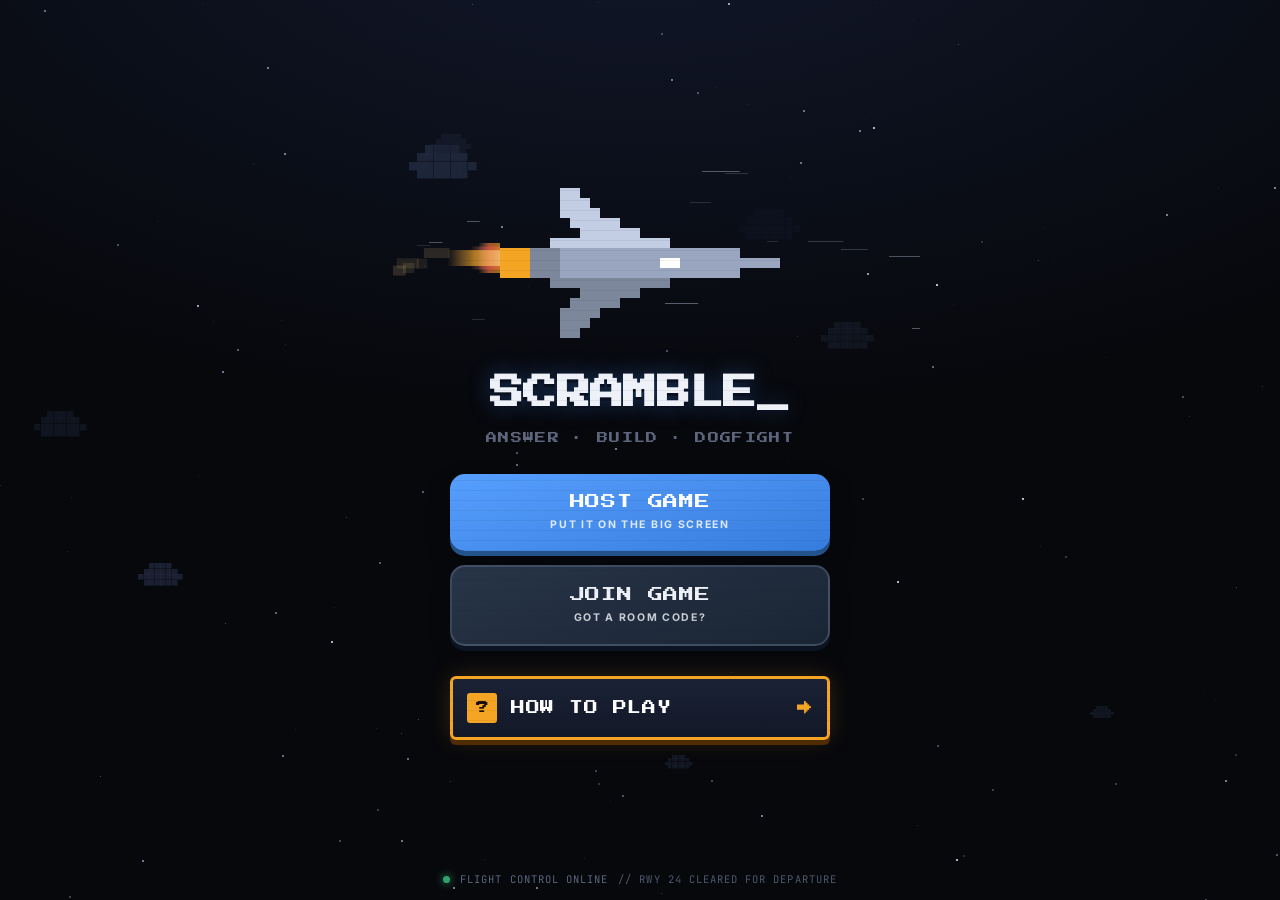
<file: static/index.html>
<!DOCTYPE html>
<html lang="en">
<head>
<meta charset="utf-8">
<meta name="viewport" content="width=device-width, initial-scale=1, viewport-fit=cover">
<meta name="theme-color" content="#07080c">
<title>SCRAMBLE</title>
<link rel="preconnect" href="https://fonts.googleapis.com">
<link rel="preconnect" href="https://fonts.gstatic.com" crossorigin>
<link href="https://fonts.googleapis.com/css2?family=Press+Start+2P&family=Inter:wght@400;600;700;800;900&family=JetBrains+Mono:wght@500;700&display=swap" rel="stylesheet">
<link rel="stylesheet" href="/static/css/style.css">
</head>
<body class="arcade">

<canvas id="sky"></canvas>
<div class="crt"></div>

<div class="home">
  <header class="home-head">
    <canvas id="hero" class="hero"></canvas>
    <h1 class="title">
      <span class="t1">SCRAMBLE<span class="blink">_</span></span>
    </h1>
    <div class="subtitle">ANSWER · BUILD · DOGFIGHT</div>
  </header>

  <div class="home-panel" id="panelChoose">
    <button class="arcade-btn big" id="btnHost">
      <span class="ab-top">HOST GAME</span>
      <span class="ab-sub">PUT IT ON THE BIG SCREEN</span>
    </button>
    <button class="arcade-btn big ghost" id="btnJoin">
      <span class="ab-top">JOIN GAME</span>
      <span class="ab-sub">GOT A ROOM CODE?</span>
    </button>
  </div>

  <div class="home-panel" id="panelJoin" style="display:none">
    <div class="code-label">ENTER ROOM CODE</div>
    <input type="text" id="codeInput" class="code-input" maxlength="4"
           autocomplete="off" autocapitalize="characters" spellcheck="false"
           inputmode="text" placeholder="----">
    <div class="code-err" id="codeErr"></div>
    <button class="arcade-btn" id="btnGo">LOCK ON</button>
    <button class="arcade-btn ghost sm" id="btnBack">BACK</button>
  </div>

  <a class="howto-btn" href="/rules">
    <span class="hb-q">?</span>
    <span class="hb-t">HOW TO PLAY</span>
    <span class="hb-a">→</span>
  </a>

  <footer class="home-foot">
    <span class="status-light ok"></span> FLIGHT CONTROL ONLINE
    <span class="ticker" id="ticker"></span>
  </footer>
</div>

<script src="/static/js/skyfield.js"></script>
<script src="/static/js/hero.js"></script>
<script>
const $ = id => document.getElementById(id);
startSky(document.getElementById('sky'));
startHero(document.getElementById('hero'));

/* scrolling flight-control chatter along the bottom */
const LINES = [
  'RWY 24 CLEARED FOR DEPARTURE',
  'MACH 2.04 — AFTERBURNER NOMINAL',
  'BOGEY BEARING 270 · ANGELS 12',
  'PARTS BAY PRESSURISED',
  'FOX TWO · FOX TWO',
  'TRIM CHECK OK · GEAR UP',
  'WINGMAN SQUAWKING UNKNOWN',
  'MERGE IN 3 · 2 · 1',
];
let ti = 0;
function ticker() {
  $('ticker').textContent = '// ' + LINES[ti % LINES.length];
  ti++;
  setTimeout(ticker, 2600);
}
ticker();

/* ------------------------------------------------- host / join flow */
$('btnHost').onclick = async () => {
  $('btnHost').disabled = true;
  $('btnHost').querySelector('.ab-top').textContent = 'SPINNING UP…';
  try {
    const res = await fetch('/api/room', { method: 'POST' });
    const d = await res.json();
    location.href = '/host?code=' + d.code + '&token=' + encodeURIComponent(d.hostToken);
  } catch (e) {
    $('btnHost').disabled = false;
    $('btnHost').querySelector('.ab-top').textContent = 'HOST GAME';
    $('codeErr').textContent = 'COULD NOT REACH FLIGHT CONTROL';
  }
};

$('btnJoin').onclick = () => {
  $('panelChoose').style.display = 'none';
  $('panelJoin').style.display = 'flex';
  $('codeInput').focus();
};
$('btnBack').onclick = () => {
  $('panelJoin').style.display = 'none';
  $('panelChoose').style.display = 'flex';
  $('codeErr').textContent = '';
};

$('codeInput').addEventListener('input', e => {
  e.target.value = e.target.value.toUpperCase().replace(/[^A-Z0-9]/g, '');
  $('codeErr').textContent = '';
});
$('codeInput').addEventListener('keydown', e => {
  if (e.key === 'Enter') $('btnGo').click();
});

$('btnGo').onclick = async () => {
  const code = $('codeInput').value.trim().toUpperCase();
  if (code.length !== 4) {
    $('codeErr').textContent = 'FOUR CHARACTERS';
    return;
  }
  $('btnGo').disabled = true;
  try {
    const res = await fetch('/api/room/' + code);
    if (!res.ok) {
      $('codeErr').textContent = 'NO SUCH ROOM';
      $('btnGo').disabled = false;
      return;
    }
    location.href = '/play?code=' + code;
  } catch (e) {
    $('codeErr').textContent = 'CONNECTION LOST';
    $('btnGo').disabled = false;
  }
};

// arriving from a QR code with the room already chosen
const pre = new URLSearchParams(location.search).get('code');
if (pre) location.replace('/play?code=' + pre.toUpperCase());
</script>
</body>
</html>
</file>
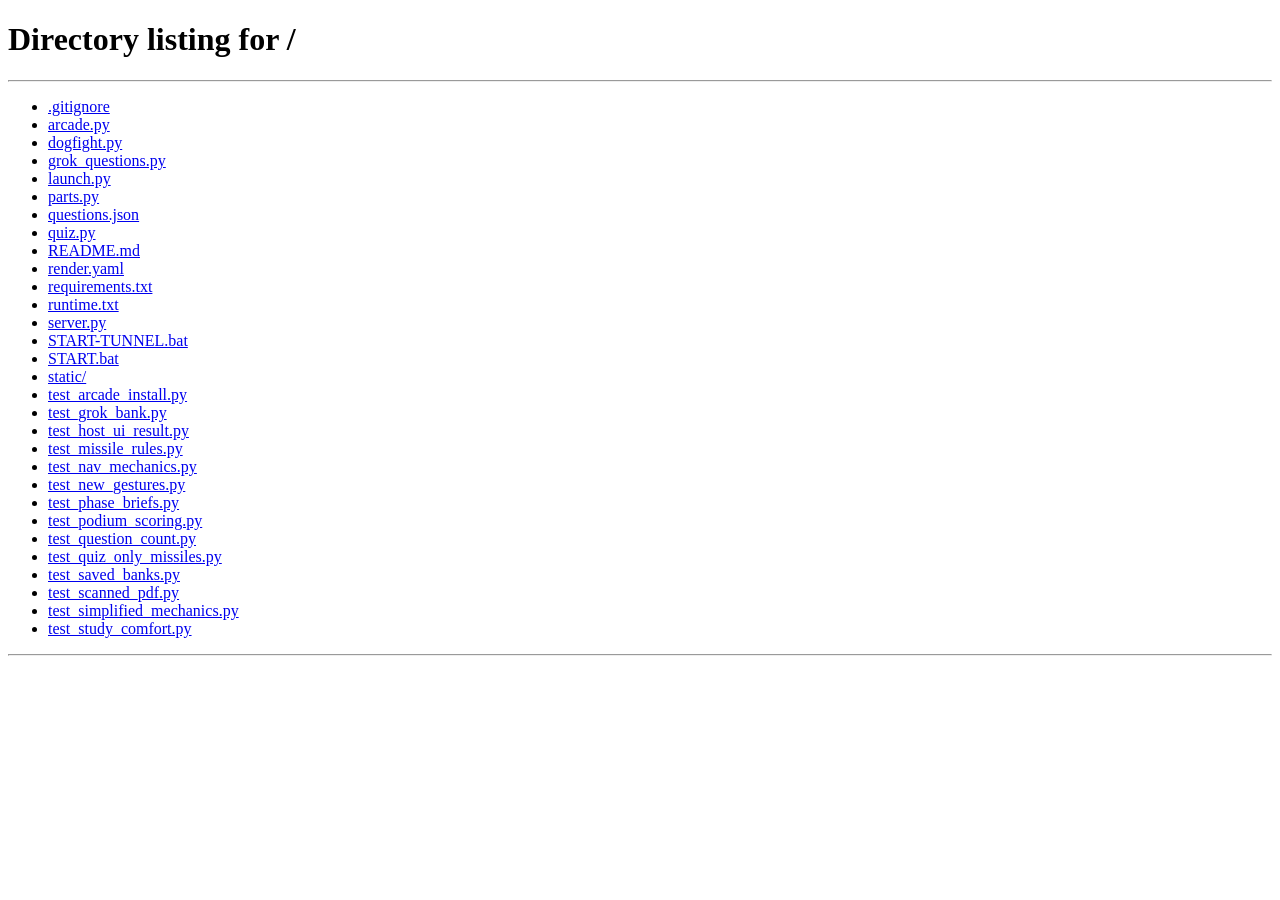
<file: static/player.html>
<!DOCTYPE html>
<html lang="en">
<head>
<meta charset="utf-8">
<meta name="viewport" content="width=device-width, initial-scale=1, maximum-scale=1, user-scalable=no, viewport-fit=cover">
<meta name="apple-mobile-web-app-capable" content="yes">
<meta name="theme-color" content="#07080c">
<title>SCRAMBLE</title>
<link rel="preconnect" href="https://fonts.googleapis.com">
<link rel="preconnect" href="https://fonts.gstatic.com" crossorigin>
<link href="https://fonts.googleapis.com/css2?family=Press+Start+2P&family=Inter:wght@400;600;700;800;900&family=JetBrains+Mono:wght@500;700&display=swap" rel="stylesheet">
<link rel="stylesheet" href="/static/css/style.css">
</head>
<body>
<canvas id="sky"></canvas>

<div class="toasts" id="toasts"></div>
<div class="final-warn" id="finalWarn"></div>
<div class="part-pop" id="partPop"></div>
<div class="kicked-note" id="kickedNote" role="alert">
  <div class="kn-t">REMOVED</div>
  <div class="kn-b">The host disconnected you from this lobby.<br>Scan the QR code again to rejoin.</div>
</div>

<!-- ============================ JOIN ============================ -->
<section class="screen on wait" id="s-join">
  <div class="logo-mark">
    <svg viewBox="0 0 64 64" fill="none">
      <circle cx="32" cy="32" r="31" stroke="#242938"/>
      <path d="M14 26h36l-3-7a6 6 0 00-5.6-3.8H22.6A6 6 0 0017 19l-3 7z" fill="#3e8fff"/>
      <rect x="11" y="26" width="42" height="4.5" rx="2.2" fill="#3e8fff"/>
      <path d="M22 34h20v16a4 4 0 01-4 4H26a4 4 0 01-4-4V34z" fill="#1a1e2b" stroke="#3e8fff" stroke-width="2"/>
      <path d="M32 34v20" stroke="#3e8fff" stroke-width="1.6"/>
    </svg>
    <div class="lm-text">SCRAMBLE</div>
  </div>
  <p style="margin-bottom:26px">Answer fast. Build your jet.<br>Dump what you don't know on somebody else.</p>
  <div style="width:100%;max-width:340px;display:flex;flex-direction:column;gap:13px">
    <input type="text" id="nameInput" placeholder="YOUR NAME" maxlength="14" autocomplete="off" autocapitalize="characters" spellcheck="false">
    <div>
      <div class="eyebrow" style="margin-bottom:9px;text-align:left">PICK YOUR FACE</div>
      <div class="av-grid" id="avGrid"></div>
    </div>
    <button class="btn" id="joinBtn">JOIN GAME</button>
  </div>
</section>

<!-- ========================== CONSENT =========================== -->
<section class="screen consent" id="s-consent">
  <div class="consent-icon">📱</div>
  <h2>Motion access</h2>
  <p>This game is played by moving your phone. We need permission to read its motion sensors.</p>
  <ul>
    <li><span class="dot"></span><div><b style="color:var(--text)">Tap</b> an answer to submit it. No twist needed.</div></li>
    <li><span class="dot"></span><div><b style="color:var(--text)">Slide</b> the upright phone left or right to pass a question to that neighbor.</div></li>
    <li><span class="dot"></span><div><b style="color:var(--text)">Shake</b> for a new question (2 rerolls per round), and <b>rotate</b> to install an earned jet part.</div></li>
    <li><span class="dot"></span><div><b style="color:var(--text)">Bank</b> the upright phone left or right to steer in dogfights.</div></li>
    <li><span class="dot"></span><div><b style="color:var(--text)">Use the on-screen pass controls</b> if motion is unavailable.</div></li>
  </ul>
  <p class="fine">
    Readings stay on your phone and in this game session. Nothing is recorded,
    stored, or sent anywhere else, and everything is discarded when the game ends.
    You can still play with the on-screen buttons if you decline.
  </p>
  <div style="margin-top:22px;display:flex;flex-direction:column;gap:9px">
    <button class="btn" id="allowBtn">ALLOW MOTION ACCESS</button>
    <button class="btn ghost" id="denyBtn">Use buttons instead</button>
  </div>
</section>

<!-- =========================== LOBBY ============================ -->
<section class="screen wait" id="s-lobby">
  <div class="pulse-dot"></div>
  <h2 id="lobbyName">YOU'RE IN</h2>
  <p>Waiting for the host to start.<br><span id="lobbyCount" class="mono" style="color:var(--text)">0 players</span> in the room.</p>
  <p style="margin-top:28px;font-size:12.5px;color:var(--text-mute);max-width:290px">
    Keep your phone unlocked. You'll get a call when the game begins.
  </p>
  <div class="lobby-leaderboard" id="playerLobbyBoard">
    <div class="lobby-board-label">PILOT LEADERBOARD</div>
    <div id="playerLobbyRanks" class="lobby-ranks"></div>
  </div>
  <button type="button" class="howto-btn sm" id="helpBtn">
    <span class="hb-q">?</span><span class="hb-t">HOW TO PLAY</span><span class="hb-a">→</span>
  </button>
  <button class="btn ghost" id="changeBtn" style="margin-top:12px;width:auto;padding:13px 24px;font-size:12.5px">
    CHANGE NAME OR FACE
  </button>
</section>

<!-- how to play, without leaving the room (leaving would drop the socket) -->
<div class="help-sheet" id="helpModal" role="dialog" aria-modal="true" aria-label="How to play">
  <div class="help-sheet-head"><span>HOW TO PLAY</span>
    <button type="button" class="help-close" id="helpClose" aria-label="Close">✕</button></div>
  <iframe id="helpFrame" title="How to play"></iframe>
</div>

<!-- ==================== PHASE CONTROLS ======================= -->
<section class="screen phase-brief" id="s-phase-brief">
  <div class="brief-header">FLIGHT CONTROL // NEXT PHASE</div>
  <h2 id="briefTitle">GET READY</h2>
  <div class="brief-controls" id="briefControls"></div>
  <div class="brief-bottom">
    <div class="brief-time"><span id="briefClock">10</span><span class="brief-unit">SEC</span></div>
    <p id="briefReadyCount">Waiting for pilots…</p>
    <button class="btn" id="briefReadyBtn">READY</button>
  </div>
</section>

<!-- =========================== CALL ============================= -->
<section class="screen call" id="s-call">
  <div class="call-top">
    <div class="call-label">Incoming call</div>
    <div class="call-name">UNKNOWN NUMBER</div>
    <div class="call-sub">mobile · no caller ID</div>
    <div class="avatar-ring">
      <!-- anonymous figure: hat + trench coat -->
      <svg viewBox="0 0 128 128" fill="none">
        <circle cx="64" cy="64" r="63" fill="#0d0f16"/>
        <!-- hat brim -->
        <ellipse cx="64" cy="43" rx="35" ry="7.5" fill="#1f2433"/>
        <!-- hat crown -->
        <path d="M44 43V29a5 5 0 015-5h30a5 5 0 015 5v14" fill="#2a3042"/>
        <rect x="44" y="36" width="40" height="5" fill="#15192370"/>
        <!-- head / face in shadow -->
        <path d="M50 44h28v15a14 14 0 01-14 14 14 14 0 01-14-14V44z" fill="#0a0c12"/>
        <!-- collar -->
        <path d="M44 72l20 10 20-10 8 6-12 10H48L36 78l8-6z" fill="#2a3042"/>
        <!-- coat body -->
        <path d="M38 80c-6 4-10 11-10 19v29h72V99c0-8-4-15-10-19l-16 9-16-9z" fill="#232838"/>
        <!-- lapels -->
        <path d="M54 89l10 6 10-6 6 5-16 11-16-11 6-5z" fill="#1a1e2b"/>
        <!-- belt -->
        <rect x="30" y="110" width="68" height="6" fill="#161a26"/>
        <rect x="58" y="108" width="12" height="10" rx="2" fill="#2a3042"/>
      </svg>
    </div>
  </div>
  <div style="display:flex;flex-direction:column;align-items:center;width:100%">
    <div class="call-hint">ANSWER TO RECEIVE YOUR ROLE</div>
    <div class="call-actions">
      <button class="call-btn decline" id="declineBtn" aria-label="Decline">
        <svg viewBox="0 0 24 24"><path d="M6.6 10.8a15.1 15.1 0 006.6 6.6l2.2-2.2a1 1 0 011-.2 11.4 11.4 0 003.6.6 1 1 0 011 1V20a1 1 0 01-1 1A17 17 0 013 4a1 1 0 011-1h3.5a1 1 0 011 1 11.4 11.4 0 00.6 3.6 1 1 0 01-.3 1l-2.2 2.2z"/></svg>
      </button>
      <button class="call-btn answer" id="answerBtn" aria-label="Answer">
        <svg viewBox="0 0 24 24"><path d="M6.6 10.8a15.1 15.1 0 006.6 6.6l2.2-2.2a1 1 0 011-.2 11.4 11.4 0 003.6.6 1 1 0 011 1V20a1 1 0 01-1 1A17 17 0 013 4a1 1 0 011-1h3.5a1 1 0 011 1 11.4 11.4 0 00.6 3.6 1 1 0 01-.3 1l-2.2 2.2z"/></svg>
      </button>
    </div>
  </div>
</section>

<!-- =========================== ROLE ============================= -->
<section class="screen role" id="s-role">
  <div class="role-badge" id="roleBadge">ROLE</div>
  <div class="role-name" id="roleName">—</div>
  <div class="role-tagline" id="roleTagline">—</div>
  <div class="card role-goal" id="roleGoal">—</div>
  <div class="role-knows" id="roleKnows" style="display:none">
    <div class="k-label" id="knowsLabel">YOUR IMPOSTER</div>
    <div class="k-name" id="knowsName">—</div>
  </div>
  <p style="font-size:11.5px;color:var(--text-mute);margin-top:22px;text-align:center;letter-spacing:.1em">
    DON'T LET ANYONE SEE THIS SCREEN
  </p>
</section>

<!-- =========================== GAME ============================= -->
<!-- ====================== CALIBRATE ====================== -->
<section class="screen consent" id="s-calib">
  <div class="consent-icon">🎯</div>
  <h2>Hold it how you'll play</h2>
  <p>Hold the phone upright in front of you, comfortably, exactly how you want
     to hold it during the game. Then tap below — that angle becomes your
     neutral.</p>

  <div class="axis-panel" aria-label="Live phone motion axes">
    <div class="axis-row">
      <div class="axis-caption"><span>LEFT / RIGHT · GAMMA</span><span class="mono" id="axisGammaValue">—</span></div>
      <div class="tiltbar axis-bar"><div class="tb-zone"></div><div class="tb-needle" id="calibNeedle"></div></div>
    </div>
    <div class="axis-row">
      <div class="axis-caption"><span>FORWARD / BACK · BETA</span><span class="mono" id="axisBetaValue">—</span></div>
      <div class="tiltbar axis-bar"><div class="tb-zone"></div><div class="tb-needle" id="calibBetaNeedle"></div></div>
    </div>
    <div class="axis-row">
      <div class="axis-caption"><span>ROTATION · ALPHA</span><span class="mono" id="axisAlphaValue">—</span></div>
      <div class="tiltbar axis-bar"><div class="tb-zone"></div><div class="tb-needle" id="calibAlphaNeedle"></div></div>
    </div>
  </div>
  <div style="text-align:center;font-size:12px;color:var(--text-mute);letter-spacing:.12em" id="calibStatus">
    WAITING FOR SENSOR…
  </div>

  <div class="ios-tip" id="iosTip">
    <div class="it-head">⚠️ iPhone: turn off Shake to Undo</div>
    <div class="it-body">
      Settings → Accessibility → Touch → <b>Shake to Undo</b> → off.<br>
      Otherwise shaking to Trace pops up an "Undo Typing" box mid-game.
      iOS won't let a website turn this off for you.
    </div>
  </div>

  <div class="gest-group">
    <div class="gest-head">IN THE QUIZ</div>
    <ul>
      <li><span class="dot"></span><div><b>Tap</b> one of the four answers. Tilting does not select answers.</div></li>
      <li><span class="dot"></span><div><b>Slide left/right</b> while holding the phone upright to pass to your left/right neighbor.</div></li>
      <li><span class="dot"></span><div><b>Or tap</b> the left/right neighbor to pass.</div></li>
      <li><span class="dot"></span><div><b>Shake</b> to reroll (twice per round). <b>Rotate</b> the phone 50° to install a new aircraft part (quiz and arcade), or use the tap fallback.</div></li>
    </ul>
    <div class="gest-head">WHEN THINGS GO WRONG</div>
    <ul>
      <li><span class="dot"></span><div><b>Any 3 right answers</b> load a missile (they don't need to be in a row). <b>Push the phone forward</b> or tap MISSILE to fire it; the count starts again after you fire.</div></li>
      <li><span class="dot"></span><div><b>Tilt to evade</b> when someone fires a missile at you, or lose your best part.</div></li>
      <li><span class="dot"></span><div><b>Tilt to fly</b> the rings after three wrong in a row.</div></li>
    </ul>
    <div class="gest-head">IN THE DOGFIGHT</div>
    <ul>
      <li><span class="dot"></span><div><b>Bank</b> left and right to turn.</div></li>
      <li><span class="dot"></span><div><b>Pitch forward</b> for throttle, back to slow down.</div></li>
      <li><span class="dot"></span><div>Hold <b>GUNS</b> to fire.</div></li>
    </ul>
  </div>

  <button class="btn" id="calibBtn" style="margin-top:24px">SET THIS AS NEUTRAL</button>
  <button class="btn ghost" id="calibSkip" style="margin-top:9px">SKIP — USE BUTTONS ONLY</button>
  <button class="btn ghost" id="diagBtn" style="margin-top:9px;font-size:12px;padding:11px">
    SENSOR NOT WORKING? TAP FOR DIAGNOSTICS
  </button>
  <pre class="diag" id="diagBox"></pre>
</section>

<!-- =========================== QUIZ ============================= -->
<section class="screen quiz" id="s-quiz">
  <div class="hud">
    <div class="hud-cell"><div class="v" id="qScore">0</div><div class="k">SCORE</div></div>
    <div class="hud-cell"><div class="v" id="qStreak">0</div><div class="k">CORRECT</div></div>
    <div class="hud-cell"><div class="v" id="qRound">1/3</div><div class="k">ROUND</div></div>
    <div class="hud-spacer"></div>
    <div class="hud-cell" style="align-items:flex-end"><div class="v" id="qClock">1:00</div><div class="k">ROUND</div></div>
    <div class="power-timer" id="qPowerTimer">
      <svg width="38" height="38">
        <circle class="track" cx="19" cy="19" r="15.5" fill="none" stroke-width="3"/>
        <circle class="fill" id="qPtFill" cx="19" cy="19" r="15.5" fill="none" stroke-width="3"
                stroke-dasharray="97.4" stroke-dashoffset="0" stroke-linecap="round"/>
      </svg>
      <div class="num" id="qPtNum">20</div>
    </div>
  </div>

  <!-- live crates: ticking parts you must claim or shove at somebody -->
  <div class="hotbar" id="hotbar"></div>

  <!-- your jet, building itself as you answer -->
  <div class="jetstrip">
    <div class="js-jet" id="jsJet"></div>
    <div class="js-slots" id="jsSlots"></div>
    <div class="js-side">
      <div class="js-rating mono" id="jsRating">0</div>
      <div class="js-k">RATING</div>
      <div class="js-crates" id="jsCrates"></div>
    </div>
  </div>

  <div class="q-wrap">
    <!-- heat + countdown -->
    <div class="q-meta">
      <span class="q-heat" id="qHeat"></span>
      <span class="q-from" id="qFrom"></span>
      <span class="q-mult" id="qMult"></span>
    </div>
    <div class="q-timer"><div class="q-timer-fill" id="qTimerFill"></div></div>

    <div class="q-text" id="qText">Waiting for the first question…</div>

    <div class="q-grid" id="qGrid">
      <div class="q-opt" data-i="0"><span class="q-key">A</span><span class="q-label"></span></div>
      <div class="q-opt" data-i="1"><span class="q-key">B</span><span class="q-label"></span></div>
      <div class="q-opt" data-i="2"><span class="q-key">C</span><span class="q-label"></span></div>
      <div class="q-opt" data-i="3"><span class="q-key">D</span><span class="q-label"></span></div>
    </div>

    <div class="q-hint" id="qHint">TAP TO ANSWER · SHAKE TO REROLL · SLIDE TO PASS</div>
    <div class="q-flash" id="qFlash"></div>
    <div class="audit-card" id="auditCard">
      <div class="a-k">PROCTOR AUDIT</div>
      <div class="a-v" id="auditVerdict">—</div>
      <div class="a-d" id="auditDetail">—</div>
    </div>
  </div>

  <div class="power-strip" id="qPowerStrip">
    <span class="ps-dot" id="qPsDot"></span>
    <span class="ps-name" id="qPsName">NO CARD — NEXT DRAW SOON</span>
    <span class="ps-timer" id="qPsTimer"></span>
  </div>

  <div class="neighbours" id="neighbours">
    <div class="nb" id="nbLeft" data-dir="left">
      <span class="nb-arrow">◀</span>
      <span class="nb-av" id="nbLeftAv"></span>
      <span class="nb-name" id="nbLeftName">—</span>
    </div>
    <div class="nb" id="nbRight" data-dir="right">
      <span class="nb-name" id="nbRightName">—</span>
      <span class="nb-av" id="nbRightAv"></span>
      <span class="nb-arrow">▶</span>
    </div>
  </div>
  <div class="nb-hint" id="nbHint">PASS LEFT OR RIGHT</div>

  <div class="controls" id="qControls">
    <div class="ctl strike dis" id="qBtnStrike"><span class="c-main">MISSILE</span><span class="strike-pips" id="qStrikePips"><i></i><i></i><i></i></span><span class="c-sub" id="qStrikeN">0 / 3 CORRECT</span><span class="c-tip" id="qStrikeHint">3 MORE RIGHT ANSWERS</span></div>
  </div>
</section>

<div class="install-prompt" id="installPrompt" role="status">
  <div class="install-k">NEW AIRCRAFT PART</div>
  <div class="install-n" id="installPartName">PART</div>
  <div class="install-turn-wrap">
    <div class="install-wheel" id="installWheel"><div class="install-wheel-core"></div></div>
    <div class="install-turn-meta">
      <div class="install-hint">ROTATE PORTRAIT → LANDSCAPE</div>
      <div class="install-bar"><div class="install-bar-fill" id="installTurnFill"></div></div>
      <div class="install-need mono" id="installTurnNeed">TURN 50° TO FIT</div>
    </div>
  </div>
  <button class="btn ghost sm" onclick="installPartTap()">TAP TO INSTALL INSTEAD</button>
</div>

<!-- ========================== HANGAR ============================ -->
<section class="screen wait" id="s-hangar">
  <div class="eyebrow">YOUR AIRCRAFT</div>
  <div id="hangarJet" style="margin:14px 0 6px"></div>
  <div class="mono" id="hangarRating" style="font-size:15px;color:var(--text-dim)">RATING 0</div>
  <div class="loadout" id="hangarList"></div>
  <div class="mono" id="hangarClock" style="font-size:38px;font-weight:850;margin-top:18px">4</div>
  <p style="font-size:12px;color:var(--text-mute);margin-top:4px">LAUNCHING</p>
</section>

<!-- ========================= DOGFIGHT =========================== -->
<section class="screen fight" id="s-fight">
  <!-- one HUD strip: kills, hull, clock — everything you glance at -->
  <div class="ck-hud">
    <div class="ck-stat"><span class="ck-v" id="fKills">0</span><span class="ck-k">KILLS</span></div>
    <div class="ck-hull">
      <div class="ck-hull-k">HULL <span class="mono" id="fHpText">100</span></div>
      <div class="hp-bar"><div class="hp-fill" id="fHpFill"></div></div>
    </div>
    <div class="ck-stat right"><span class="ck-v" id="fClock">1:15</span><span class="ck-k">LEFT</span></div>
  </div>

  <div class="f-body">
    <!-- the view out of the canopy: a drawn pixel sky that banks with you,
         clouds that slide as you turn, ground that rushes with throttle -->
    <div class="horizon" id="fHorizon">
      <canvas class="hz-canvas" id="hzCanvas" aria-hidden="true"></canvas>
      <div class="hz-frame" aria-hidden="true"><i></i><i></i><i></i><i></i></div>
      <div class="hz-pip" aria-hidden="true"></div>
      <div class="hz-warning" id="hzWarning"></div>
      <div class="hz-fx" id="hzFx" aria-hidden="true"></div>
      <div class="hz-contacts" id="hzContacts" aria-hidden="true"></div>
      <div class="hz-jet">
        <div class="hz-jet-glow" id="hzJetGlow"></div>
        <canvas class="hz-pixjet" id="hzPixJet"></canvas>
      </div>
      <div class="f-status" id="fStatus"></div>
    </div>

    <!-- instrument panel: a big radar and a vertical throttle -->
    <div class="ck-panel">
      <div class="ck-radar">
        <div class="ck-label"><span>RADAR</span><span class="ck-legend"><i class="me"></i>YOU <i class="foe"></i>ENEMY</span></div>
        <canvas id="fMinimap" class="minimap"></canvas>
      </div>
      <div class="ck-thr" aria-label="Throttle">
        <div class="ck-label"><span>THR</span></div>
        <div class="th-vert"><div class="th-fill" id="fThrottle"></div></div>
        <span class="th-v mono" id="fThrottleV">50%</span>
      </div>
    </div>
  </div>

  <div class="f-controls">
    <div class="f-btn guns" id="fGuns">
      <span class="fb-main">FIRE</span><span class="fb-sub">HOLD FOR GUNS</span>
    </div>
  </div>

  <div class="f-dead" id="fDead">
    <div class="fd-title">SHOT DOWN</div>
    <div class="fd-sub" id="fDeadSub">Respawning…</div>
  </div>
</section>

<!-- ======================== MINIGAME =========================== -->
<section class="screen mini" id="s-minigame">
  <div class="mg-top">
    <div class="mg-level" id="mgLevel" style="display:none"></div>
    <div class="mg-head">
      <div class="mg-title" id="mgTitle">INCOMING</div>
      <div class="mg-sub" id="mgSub">TILT TO EVADE</div>
    </div>
    <div class="mg-score"><span class="mono" id="mgScore">0</span><span class="mgs-k">SCORE</span></div>
  </div>
  <div class="hotbar" id="hotbarMini"></div>
  <canvas id="mgCanvas" class="mg-canvas"></canvas>
  <div class="mg-result" id="mgResult"></div>
  <button type="button" class="mg-flip" id="mgFlip"></button>
  <div class="mg-slots" id="mgSlots"></div>
</section>

<!-- ======================= INTERMISSION ========================= -->
<section class="screen wait" id="s-inter">
  <div class="eyebrow" id="interEyebrow">ROUND 1 COMPLETE</div>
  <h2 style="margin-top:9px" id="interTitle">ROUND STANDINGS</h2>
  <p style="font-size:12.5px;margin-top:7px" id="interSub">Lines cleared this match.</p>
  <div class="tally" id="interTally"></div>
  <div class="mono" id="interClock" style="font-size:34px;font-weight:800;margin-top:20px">5</div>
  <p style="font-size:12px;color:var(--text-mute);margin-top:4px" id="interNext">NEXT ROUND STARTING</p>
</section>

<!-- ======================== DISCUSSION ========================== -->
<section class="screen wait" id="s-discuss">
  <div class="pulse-dot"></div>
  <h2>TALK IT OUT</h2>
  <p>Who was dumping? Who got buried?<br>The vote opens shortly.</p>
  <div class="card" id="analystCard" style="display:none;margin-top:26px;padding:20px;width:100%;max-width:330px;text-align:left">
    <div class="eyebrow" style="color:var(--violet)">ANALYST INTEL · ±3 ERROR</div>
    <div id="analystRows" style="margin-top:13px;display:flex;flex-direction:column;gap:9px"></div>
  </div>
  <div class="part-roster" id="discussionParts"></div>
  <div class="card" id="tradePanel" style="display:none;margin-top:22px;padding:20px;width:100%;max-width:340px;text-align:left"></div>
  <div class="mono" id="discussClock" style="font-size:38px;font-weight:800;margin-top:28px">0:45</div>
</section>

<!-- =========================== VOTE ============================= -->
<section class="screen vote" id="s-vote">
  <div class="eyebrow">FINAL VOTE</div>
  <h2>Who is the Imposter?</h2>
  <div class="vote-sub">Tap a name. You can change it until time runs out.</div>
  <div class="vote-grid" id="voteGrid"></div>
  <div class="mono" id="voteClock" style="text-align:center;font-size:30px;font-weight:800;margin-top:18px">0:30</div>
</section>

<!-- ========================== RESULTS =========================== -->
<section class="screen wait" id="s-results">
  <div class="eyebrow" id="resEyebrow">RESULT</div>
  <h2 id="resTitle" style="font-size:40px;margin-top:10px">—</h2>
  <p id="resReason">—</p>
  <div class="mini-podium" id="resPodium"></div>
  <p style="margin-top:28px;font-size:12.5px;color:var(--text-mute)">Check the big screen for the full reveal.</p>
</section>

<script src="/static/js/skyfield.js"></script>
<script src="/static/js/avatars.js"></script>
<script src="/static/js/jetparts.js"></script>
<script src="/static/js/dogfightclient.js"></script>
<script src="/static/js/minigames.js"></script>
<script src="/static/js/quizmode.js"></script>
<script src="/static/js/motion.js"></script>
<script src="/static/js/player.js"></script>
<script>startSky(document.getElementById('sky'), { density: .55 });</script>
</body>
</html>
</file>
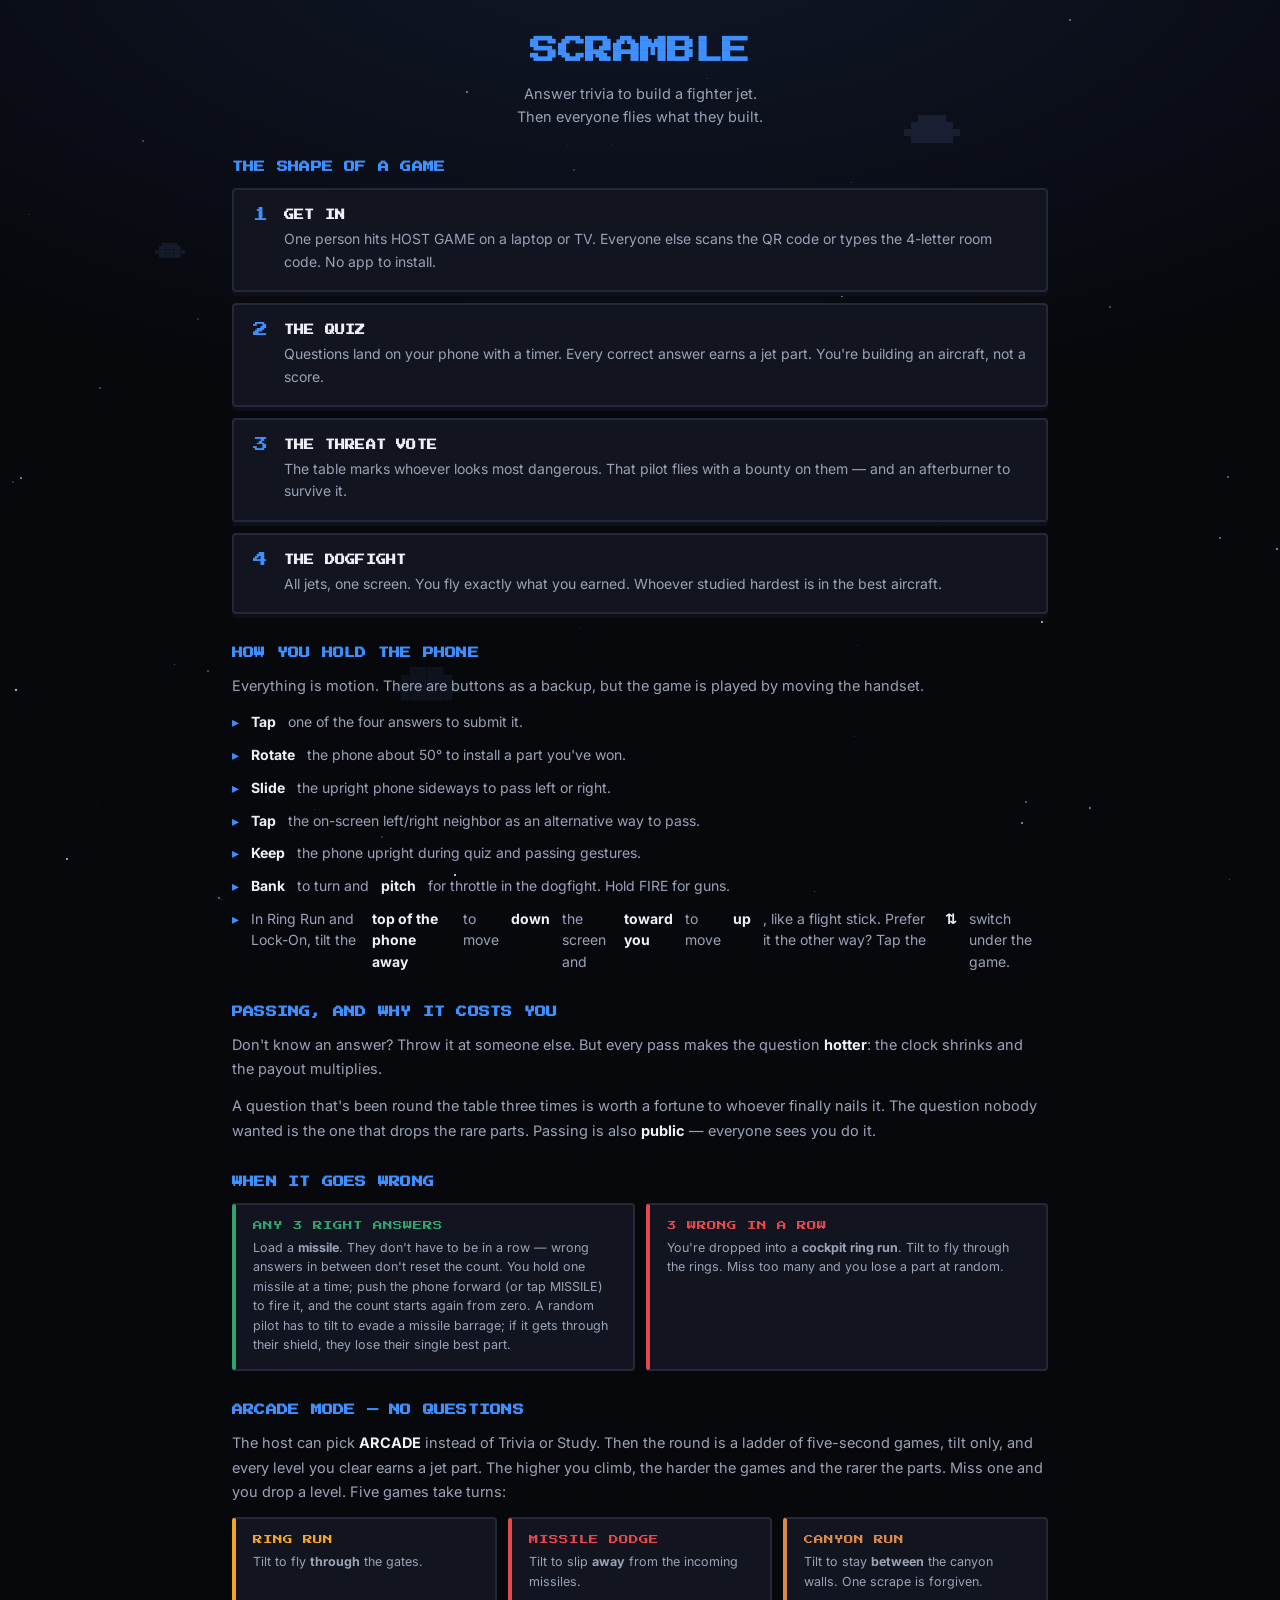
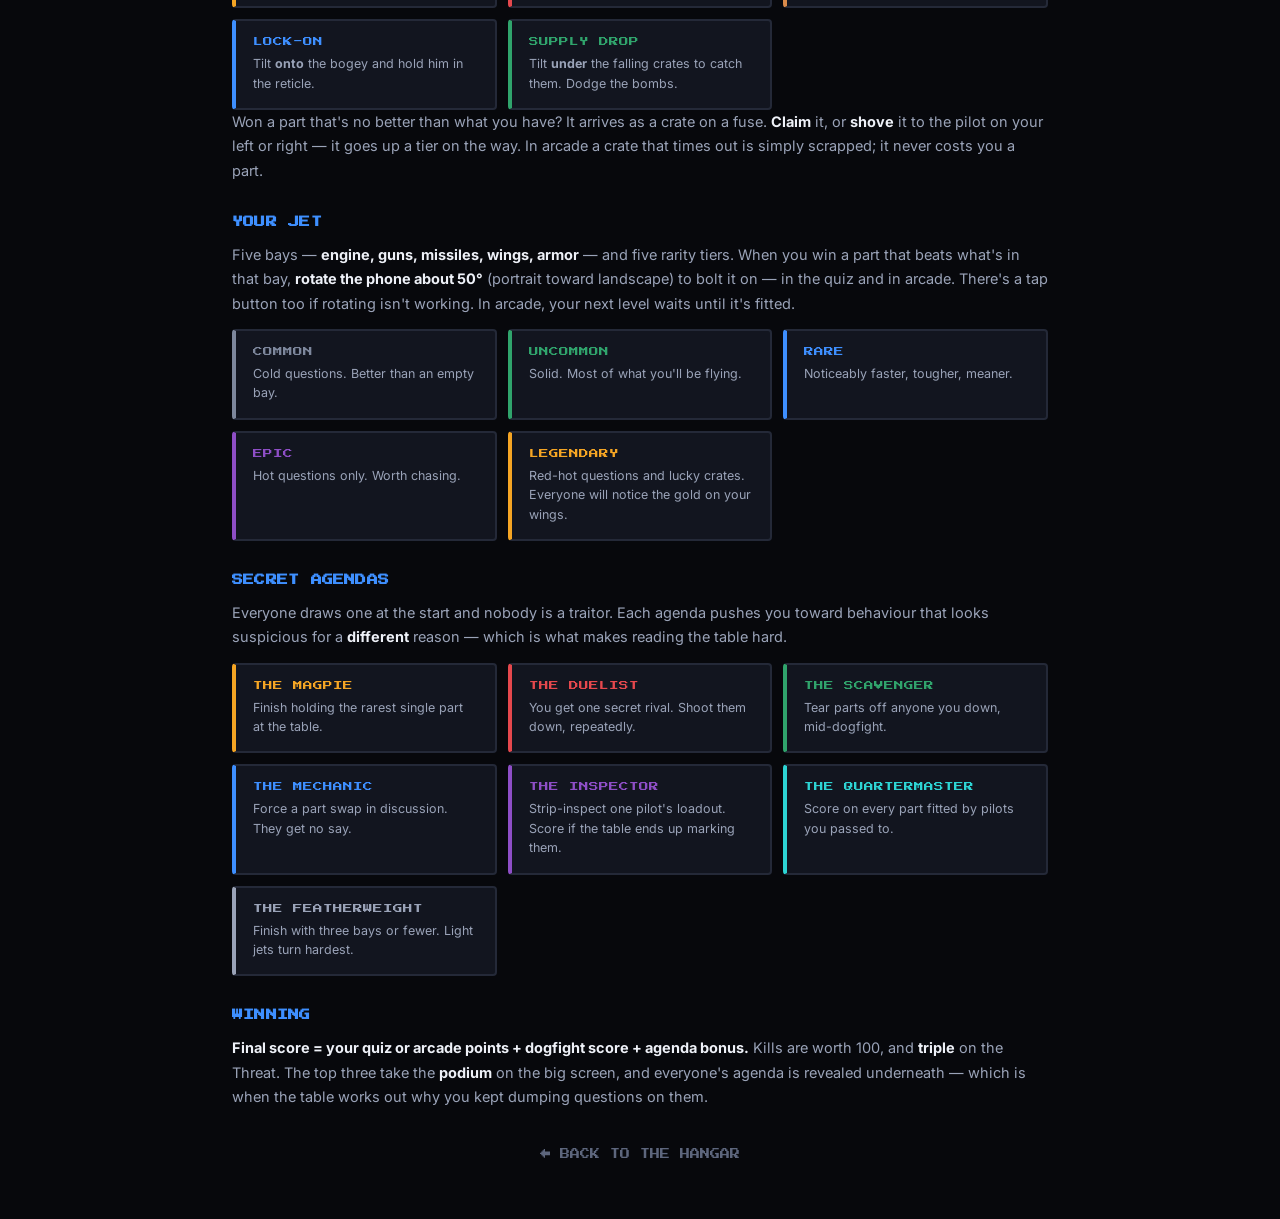
<file: static/rules.html>
<!DOCTYPE html>
<html lang="en">
<head>
<meta charset="utf-8">
<meta name="viewport" content="width=device-width, initial-scale=1, viewport-fit=cover">
<meta name="theme-color" content="#07080c">
<title>HOW TO PLAY — SCRAMBLE</title>
<link rel="preconnect" href="https://fonts.googleapis.com">
<link rel="preconnect" href="https://fonts.gstatic.com" crossorigin>
<link href="https://fonts.googleapis.com/css2?family=Press+Start+2P&family=Inter:wght@400;600;700;800;900&family=JetBrains+Mono:wght@500;700&display=swap" rel="stylesheet">
<link rel="stylesheet" href="/static/css/style.css">
<style>
body.arcade { overflow: auto; }
/* opened inside the host / phone "How to play" window */
body.embed .rules { padding-top: 18px; }
body.embed .rules-back, body.embed .crt { display: none; }
</style>
<script>if (/[?&]embed=1/.test(location.search)) document.documentElement.classList.add('embed-doc');</script>
</head>
<body class="arcade">
<script>if (document.documentElement.classList.contains('embed-doc')) document.body.classList.add('embed');</script>

<canvas id="sky"></canvas>
<div class="crt"></div>

<div class="rules">

  <h1><span class="accent">SCRAMBLE</span></h1>
  <p class="lede">
    Answer trivia to build a fighter jet.<br>
    Then everyone flies what they built.
  </p>

  <h2>THE SHAPE OF A GAME</h2>

  <div class="step">
    <div class="step-n">1</div>
    <div class="step-b"><b>GET IN</b>
      One person hits HOST GAME on a laptop or TV. Everyone else scans the QR
      code or types the 4-letter room code. No app to install.</div>
  </div>
  <div class="step">
    <div class="step-n">2</div>
    <div class="step-b"><b>THE QUIZ</b>
      Questions land on your phone with a timer. Every correct answer earns a
      jet part. You're building an aircraft, not a score.</div>
  </div>
  <div class="step">
    <div class="step-n">3</div>
    <div class="step-b"><b>THE THREAT VOTE</b>
      The table marks whoever looks most dangerous. That pilot flies with a
      bounty on them — and an afterburner to survive it.</div>
  </div>
  <div class="step">
    <div class="step-n">4</div>
    <div class="step-b"><b>THE DOGFIGHT</b>
      All jets, one screen. You fly exactly what you earned. Whoever studied
      hardest is in the best aircraft.</div>
  </div>

  <h2>HOW YOU HOLD THE PHONE</h2>
  <p>Everything is motion. There are buttons as a backup, but the game is
     played by moving the handset.</p>
  <ul>
    <li><b>Tap</b> one of the four answers to submit it.</li>
    <li><b>Rotate</b> the phone about 50° to install a part you've won.</li>
    <li><b>Slide</b> the upright phone sideways to pass left or right.</li>
    <li><b>Tap</b> the on-screen left/right neighbor as an alternative way to pass.</li>
    <li><b>Keep</b> the phone upright during quiz and passing gestures.</li>
    <li><b>Bank</b> to turn and <b>pitch</b> for throttle in the dogfight. Hold FIRE for guns.</li>
    <li>In Ring Run and Lock-On, tilt the <b>top of the phone away</b> to move <b>down</b> the screen and <b>toward you</b> to move <b>up</b>, like a flight stick. Prefer it the other way? Tap the <b>⇅</b> switch under the game.</li>
  </ul>

  <h2>PASSING, AND WHY IT COSTS YOU</h2>
  <p>Don't know an answer? Throw it at someone else. But every pass makes the
     question <b>hotter</b>: the clock shrinks and the payout multiplies.</p>
  <p>A question that's been round the table three times is worth a fortune to
     whoever finally nails it. The question nobody wanted is the one that drops
     the rare parts. Passing is also <b>public</b> — everyone sees you do it.</p>

  <h2>WHEN IT GOES WRONG</h2>
  <div class="rule-grid">
    <div class="rule-card" style="border-left-color:var(--good)">
      <div class="rc-t" style="color:var(--good)">ANY 3 RIGHT ANSWERS</div>
      <div class="rc-d">Load a <b>missile</b>. They don't have to be in a row — wrong
        answers in between don't reset the count. You hold one missile at a time;
        push the phone forward (or tap MISSILE) to fire it, and the count starts
        again from zero.
        A random pilot has to tilt to evade a missile barrage; if it gets
        through their shield, they lose their single best part.</div>
    </div>
    <div class="rule-card" style="border-left-color:var(--danger)">
      <div class="rc-t" style="color:var(--danger)">3 WRONG IN A ROW</div>
      <div class="rc-d">You're dropped into a <b>cockpit ring run</b>. Tilt to
        fly through the rings. Miss too many and you lose a part at random.</div>
    </div>
  </div>

  <h2>ARCADE MODE — NO QUESTIONS</h2>
  <p>The host can pick <b>ARCADE</b> instead of Trivia or Study. Then the round is
     a ladder of five-second games, tilt only, and every level you clear earns a
     jet part. The higher you climb, the harder the games and the rarer the parts.
     Miss one and you drop a level. Five games take turns:</p>
  <div class="rule-grid">
    <div class="rule-card" style="border-left-color:var(--warn)">
      <div class="rc-t" style="color:var(--warn)">RING RUN</div>
      <div class="rc-d">Tilt to fly <b>through</b> the gates.</div>
    </div>
    <div class="rule-card" style="border-left-color:var(--danger)">
      <div class="rc-t" style="color:var(--danger)">MISSILE DODGE</div>
      <div class="rc-d">Tilt to slip <b>away</b> from the incoming missiles.</div>
    </div>
    <div class="rule-card" style="border-left-color:#d98a4a">
      <div class="rc-t" style="color:#d98a4a">CANYON RUN</div>
      <div class="rc-d">Tilt to stay <b>between</b> the canyon walls. One scrape is forgiven.</div>
    </div>
    <div class="rule-card" style="border-left-color:var(--accent)">
      <div class="rc-t" style="color:var(--accent)">LOCK-ON</div>
      <div class="rc-d">Tilt <b>onto</b> the bogey and hold him in the reticle.</div>
    </div>
    <div class="rule-card" style="border-left-color:var(--good)">
      <div class="rc-t" style="color:var(--good)">SUPPLY DROP</div>
      <div class="rc-d">Tilt <b>under</b> the falling crates to catch them. Dodge the bombs.</div>
    </div>
  </div>
  <p>Won a part that's no better than what you have? It arrives as a crate on a
     fuse. <b>Claim</b> it, or <b>shove</b> it to the pilot on your left or right —
     it goes up a tier on the way. In arcade a crate that times out is simply
     scrapped; it never costs you a part.</p>

  <h2>YOUR JET</h2>
  <p>Five bays — <b>engine, guns, missiles, wings, armor</b> — and five rarity
     tiers. When you win a part that beats what's in that bay, <b>rotate the
     phone about 50°</b> (portrait toward landscape) to bolt it on — in the quiz
     and in arcade. There's a tap button too if rotating isn't working. In
     arcade, your next level waits until it's fitted.</p>
  <div class="rule-grid">
    <div class="rule-card" style="border-left-color:#7d879c">
      <div class="rc-t" style="color:#7d879c">COMMON</div>
      <div class="rc-d">Cold questions. Better than an empty bay.</div>
    </div>
    <div class="rule-card" style="border-left-color:#30a46c">
      <div class="rc-t" style="color:#30a46c">UNCOMMON</div>
      <div class="rc-d">Solid. Most of what you'll be flying.</div>
    </div>
    <div class="rule-card" style="border-left-color:#3e8fff">
      <div class="rc-t" style="color:#3e8fff">RARE</div>
      <div class="rc-d">Noticeably faster, tougher, meaner.</div>
    </div>
    <div class="rule-card" style="border-left-color:#8e4ec6">
      <div class="rc-t" style="color:#8e4ec6">EPIC</div>
      <div class="rc-d">Hot questions only. Worth chasing.</div>
    </div>
    <div class="rule-card" style="border-left-color:#f5a524">
      <div class="rc-t" style="color:#f5a524">LEGENDARY</div>
      <div class="rc-d">Red-hot questions and lucky crates. Everyone will
        notice the gold on your wings.</div>
    </div>
  </div>

  <h2>SECRET AGENDAS</h2>
  <p>Everyone draws one at the start and nobody is a traitor. Each agenda pushes
     you toward behaviour that looks suspicious for a <b>different</b> reason —
     which is what makes reading the table hard.</p>
  <div class="rule-grid">
    <div class="rule-card" style="border-left-color:#f5a524">
      <div class="rc-t" style="color:#f5a524">THE MAGPIE</div>
      <div class="rc-d">Finish holding the rarest single part at the table.</div>
    </div>
    <div class="rule-card" style="border-left-color:#e5484d">
      <div class="rc-t" style="color:#e5484d">THE DUELIST</div>
      <div class="rc-d">You get one secret rival. Shoot them down, repeatedly.</div>
    </div>
    <div class="rule-card" style="border-left-color:#30a46c">
      <div class="rc-t" style="color:#30a46c">THE SCAVENGER</div>
      <div class="rc-d">Tear parts off anyone you down, mid-dogfight.</div>
    </div>
    <div class="rule-card" style="border-left-color:#3e8fff">
      <div class="rc-t" style="color:#3e8fff">THE MECHANIC</div>
      <div class="rc-d">Force a part swap in discussion. They get no say.</div>
    </div>
    <div class="rule-card" style="border-left-color:#8e4ec6">
      <div class="rc-t" style="color:#8e4ec6">THE INSPECTOR</div>
      <div class="rc-d">Strip-inspect one pilot's loadout. Score if the table
        ends up marking them.</div>
    </div>
    <div class="rule-card" style="border-left-color:#2dd4d4">
      <div class="rc-t" style="color:#2dd4d4">THE QUARTERMASTER</div>
      <div class="rc-d">Score on every part fitted by pilots you passed to.</div>
    </div>
    <div class="rule-card" style="border-left-color:#9aa3b8">
      <div class="rc-t" style="color:#9aa3b8">THE FEATHERWEIGHT</div>
      <div class="rc-d">Finish with three bays or fewer. Light jets turn hardest.</div>
    </div>
  </div>

  <h2>WINNING</h2>
  <p><b>Final score = your quiz or arcade points + dogfight score + agenda bonus.</b>
     Kills are worth 100, and <b>triple</b> on the Threat. The top three take the
     <b>podium</b> on the big screen, and everyone's agenda is revealed underneath —
     which is when the table works out why you kept dumping questions on them.</p>

  <a class="rules-back" href="/">← BACK TO THE HANGAR</a>
</div>

<script src="/static/js/skyfield.js"></script>
<script>startSky(document.getElementById('sky'), { density: .5 });</script>
</body>
</html>
</file>
<file: static/css/style.css>
/* ===========================================================
   MERGE CONFLICT AT MACH 2 — design system
   =========================================================== */

:root {
  --bg:        #07080c;
  --bg-2:      #0d0f16;
  --surface:   #12151f;
  --surface-2: #1a1e2b;
  --line:      #242938;
  --line-soft: #1b1f2c;

  --text:      #eef1f8;
  --text-dim:  #9aa3b8;
  --text-mute: #5d667d;

  --accent:    #3e8fff;
  --danger:    #e5484d;
  --warn:      #f5a524;
  --good:      #30a46c;
  --violet:    #8e4ec6;

  --radius:    14px;
  --radius-sm: 9px;
  --radius-lg: 22px;

  --shadow:    0 18px 50px rgba(0,0,0,.6);
  --shadow-sm: 0 6px 18px rgba(0,0,0,.45);

  --font: 'Inter', -apple-system, BlinkMacSystemFont, 'Segoe UI', Roboto, sans-serif;
  --mono: 'JetBrains Mono', ui-monospace, 'SF Mono', Menlo, monospace;

  --safe-b: env(safe-area-inset-bottom, 0px);
  --safe-t: env(safe-area-inset-top, 0px);
}

* { box-sizing: border-box; -webkit-tap-highlight-color: transparent; }

html, body {
  margin: 0; padding: 0;
  background: var(--bg);
  color: var(--text);
  font-family: var(--font);
  overscroll-behavior: none;
  -webkit-font-smoothing: antialiased;
}

body {
  min-height: 100dvh;
  touch-action: manipulation;
  user-select: none;
}

/* ---------- type ---------- */
.eyebrow {
  font-size: 10px; letter-spacing: .22em; text-transform: uppercase;
  color: var(--text-mute); font-weight: 650;
}
.mono { font-family: var(--mono); font-variant-numeric: tabular-nums; }

h1,h2,h3 { margin: 0; font-weight: 750; letter-spacing: -.02em; }

/* ---------- primitives ---------- */
.card {
  background: linear-gradient(170deg, var(--surface), var(--bg-2));
  border: 1px solid var(--line);
  border-radius: var(--radius);
  box-shadow: var(--shadow-sm);
}

.btn {
  appearance: none; border: 0; cursor: pointer;
  font-family: var(--font); font-weight: 700; font-size: 15px;
  letter-spacing: .02em;
  padding: 16px 22px; border-radius: var(--radius);
  background: var(--accent); color: #fff;
  transition: transform .12s ease, filter .12s ease, opacity .12s;
  width: 100%;
}
.btn:active { transform: scale(.975); filter: brightness(.9); }
.btn[disabled] { opacity: .35; pointer-events: none; }
.btn.ghost {
  background: transparent; color: var(--text-dim);
  border: 1px solid var(--line);
}
.btn.danger { background: var(--danger); }
.btn.sm { padding: 11px 15px; font-size: 13px; }

input[type=text] {
  width: 100%; padding: 17px 18px;
  background: var(--surface-2); border: 1px solid var(--line);
  border-radius: var(--radius); color: var(--text);
  font-family: var(--font); font-size: 17px; font-weight: 650;
  letter-spacing: .08em; text-transform: uppercase; outline: none;
  transition: border-color .15s;
}
input[type=text]:focus { border-color: var(--accent); }
input::placeholder { color: var(--text-mute); letter-spacing: .04em; }

/* ---------- screen system ---------- */
.screen {
  position: fixed; inset: 0;
  display: none; flex-direction: column;
  padding: calc(22px + var(--safe-t)) 20px calc(30px + var(--safe-b));
  animation: screen-in .34s cubic-bezier(.22,1,.36,1);

  /* taller screens (calibration, diagnostics, voting) must scroll */
  overflow-y: auto;
  -webkit-overflow-scrolling: touch;
  overscroll-behavior: contain;
}
.screen.on { display: flex; }

/* Hide the scrollbar but keep the scrolling. */
.screen::-webkit-scrollbar { width: 0; height: 0; }
.screen { scrollbar-width: none; }

/* The game board is a fixed layout — it should never scroll. */
.screen.game { overflow: hidden; }

/* In a flex column, children shrink to fit by default, so the container never
   overflows and scrolling never engages. Pin their heights instead. */
.screen:not(.game) > * { flex-shrink: 0; }
@keyframes screen-in {
  from { opacity: 0; transform: translateY(14px); }
  to   { opacity: 1; transform: none; }
}

/* ===========================================================
   INCOMING CALL
   =========================================================== */
.call {
  background: radial-gradient(130% 90% at 50% 0%, #161a26 0%, #07080c 62%);
  justify-content: space-between; align-items: center; text-align: center;
  overflow: hidden;   /* the call screen is fixed by design */
}
.call-top { margin-top: 10%; display: flex; flex-direction: column; align-items: center; }
.call-label { font-size: 13px; color: var(--text-mute); letter-spacing: .3em; text-transform: uppercase; }
.call-name { font-size: 29px; font-weight: 800; margin-top: 10px; letter-spacing: -.01em; }
.call-sub { font-size: 14px; color: var(--text-dim); margin-top: 7px; }

.avatar-ring {
  position: relative; margin-top: 36px;
  width: 186px; height: 186px; border-radius: 50%;
  display: grid; place-items: center;
  background: var(--surface-2);
  border: 1px solid var(--line);
}
.avatar-ring::before, .avatar-ring::after {
  content: ''; position: absolute; inset: -1px; border-radius: 50%;
  border: 2px solid var(--accent); opacity: 0;
  animation: ring 2.4s ease-out infinite;
}
.avatar-ring::after { animation-delay: 1.2s; }
@keyframes ring {
  0%   { opacity: .55; transform: scale(1); }
  100% { opacity: 0;   transform: scale(1.45); }
}
.avatar-ring svg { width: 128px; height: 128px; }

.call-actions {
  display: flex; gap: 70px; margin-bottom: 26px;
}
.call-btn {
  width: 76px; height: 76px; border-radius: 50%; border: 0;
  display: grid; place-items: center; cursor: pointer;
  box-shadow: var(--shadow);
}
.call-btn svg { width: 32px; height: 32px; fill: #fff; }
.call-btn.answer { background: var(--good); animation: bob 1.5s ease-in-out infinite; }
.call-btn.decline { background: var(--danger); transform: rotate(135deg); }
@keyframes bob {
  0%,100% { transform: translateY(0); }
  50%     { transform: translateY(-9px); }
}
.call-hint { font-size: 12px; color: var(--text-mute); margin-bottom: 8px; letter-spacing: .1em; }

/* ===========================================================
   ROLE REVEAL
   =========================================================== */
.role {
  justify-content: center; justify-content: safe center;
  text-align: center; gap: 0;
}
.role-badge {
  align-self: center; padding: 7px 15px; border-radius: 100px;
  font-size: 10px; font-weight: 800; letter-spacing: .24em;
  text-transform: uppercase; margin-bottom: 20px;
}
.role-name {
  font-size: 38px; font-weight: 850; letter-spacing: -.03em; line-height: 1;
}
.role-tagline {
  font-size: 15px; color: var(--text-dim); margin-top: 13px; font-style: italic;
}
.role-goal {
  margin-top: 30px; padding: 20px; text-align: left;
  font-size: 14.5px; line-height: 1.62; color: var(--text-dim);
}
.role-goal b { color: var(--text); font-weight: 700; }
.role-knows {
  margin-top: 15px; padding: 15px 18px; text-align: left;
  border-left: 3px solid var(--warn); background: rgba(245,165,36,.07);
  border-radius: 0 var(--radius-sm) var(--radius-sm) 0;
}
.role-knows .k-label { font-size: 10px; letter-spacing: .2em; color: var(--warn); font-weight: 800; }
.role-knows .k-name { font-size: 21px; font-weight: 800; margin-top: 4px; }

/* ===========================================================
   GAME HUD
   =========================================================== */
.game { padding: 0; }

.hud {
  display: flex; align-items: center; gap: 12px;
  padding: calc(11px + var(--safe-t)) 15px 11px;
  border-bottom: 1px solid var(--line-soft);
  background: var(--bg-2);
}
.hud-cell { display: flex; flex-direction: column; gap: 2px; }
.hud-cell .v { font-size: 17px; font-weight: 800; font-family: var(--mono); line-height: 1; }
.hud-cell .k { font-size: 8.5px; letter-spacing: .16em; color: var(--text-mute); font-weight: 700; }
.hud-spacer { flex: 1; }

.power-timer {
  position: relative; width: 38px; height: 38px;
}
.power-timer svg { transform: rotate(-90deg); }
.power-timer .track { stroke: var(--line); }
.power-timer .fill { stroke: var(--accent); transition: stroke-dashoffset .25s linear; }
.power-timer .num {
  position: absolute; inset: 0; display: grid; place-items: center;
  font-size: 12px; font-weight: 800; font-family: var(--mono);
}

/* board */
.board-wrap {
  flex: 1; display: grid; place-items: center; position: relative;
  padding: 12px 0;
}
#board {
  display: block;
  border-radius: 10px;
  background: #090b11;
  box-shadow: 0 0 0 1px var(--line), inset 0 0 70px rgba(0,0,0,.7);
}

.next-chip {
  position: absolute; top: 16px; right: 14px;
  padding: 8px 10px; border-radius: var(--radius-sm);
  background: rgba(18,21,31,.9); border: 1px solid var(--line);
  display: flex; flex-direction: column; align-items: center; gap: 5px;
}
.next-chip .k { font-size: 8px; letter-spacing: .18em; color: var(--text-mute); font-weight: 700; }

/* active power card */
.power-card {
  position: absolute; left: 50%; top: 50%;
  transform: translate(-50%,-50%) scale(.82);
  width: 270px; padding: 24px; text-align: center;
  background: linear-gradient(165deg, var(--surface-2), var(--surface));
  border: 1px solid var(--line); border-radius: var(--radius-lg);
  box-shadow: var(--shadow); opacity: 0; pointer-events: none;
  transition: opacity .28s, transform .28s cubic-bezier(.22,1,.36,1);
  z-index: 40;
}
.power-card.show { opacity: 1; transform: translate(-50%,-50%) scale(1); }
.power-card .pc-kind {
  font-size: 9.5px; letter-spacing: .26em; font-weight: 800; text-transform: uppercase;
}
.power-card .pc-name { font-size: 25px; font-weight: 850; margin: 11px 0 9px; letter-spacing: -.02em; }
.power-card .pc-desc { font-size: 13.5px; color: var(--text-dim); line-height: 1.55; }
.power-card .pc-icon { font-size: 40px; margin-bottom: 6px; }

.power-strip {
  display: flex; align-items: center; gap: 9px;
  padding: 9px 15px; border-top: 1px solid var(--line-soft);
  background: var(--bg-2); min-height: 44px;
}
.power-strip .ps-dot { width: 7px; height: 7px; border-radius: 50%; background: var(--text-mute); }
.power-strip .ps-name { font-size: 12.5px; font-weight: 750; letter-spacing: .04em; }
.power-strip .ps-timer { margin-left: auto; font-family: var(--mono); font-size: 12px; color: var(--text-dim); }

/* ---------- avatar picker ---------- */
.av-grid {
  display: grid; grid-template-columns: repeat(5, 1fr); gap: 8px;
}
.av-cell {
  aspect-ratio: 1; border-radius: var(--radius-sm);
  background: var(--surface); border: 2px solid var(--line);
  display: grid; place-items: center; cursor: pointer; padding: 5px;
  transition: transform .12s, border-color .15s, background .15s;
}
.av-cell svg { width: 100%; height: 100%; display: block; }
.av-cell:active { transform: scale(.93); }
.av-cell.sel { border-color: var(--accent); background: rgba(62,143,255,.12); }
.av-name {
  text-align: center; font-size: 10.5px; letter-spacing: .16em;
  color: var(--text-mute); font-weight: 750; margin-top: 9px;
}

/* ---------- "who dumped on you" counter ---------- */
.dumpers {
  display: flex; gap: 7px; padding: 8px 14px 4px;
  overflow-x: auto; background: var(--bg-2);
  scrollbar-width: none;
}
.dumpers::-webkit-scrollbar { display: none; }
.dumpers:empty { display: none; }
.dmp {
  display: flex; align-items: center; gap: 6px; flex: none;
  padding: 5px 10px 5px 5px; border-radius: 100px;
  background: var(--surface); border: 1px solid var(--line);
  transition: border-color .2s, background .2s;
}
.dmp.hot { border-color: rgba(229,72,77,.6); background: rgba(229,72,77,.11); }
.dmp svg { width: 22px; height: 22px; border-radius: 5px; display: block; }
.dmp .d-n { font-size: 10.5px; font-weight: 750; letter-spacing: .06em; color: var(--text-dim); }
.dmp .d-c {
  font-family: var(--mono); font-size: 14px; font-weight: 800; color: var(--text);
  min-width: 11px; text-align: center;
}
.dmp.hot .d-c { color: #ff9ea1; }

/* ---------- intermission tally ---------- */
.tally {
  width: 100%; max-width: 340px; margin-top: 20px;
  display: flex; flex-direction: column; gap: 7px;
}
.tally-row {
  display: flex; align-items: center; gap: 11px;
  padding: 11px 15px; border-radius: var(--radius-sm);
  background: var(--surface); border: 1px solid var(--line);
  animation: screen-in .3s ease both;
}
.tally-row svg { width: 28px; height: 28px; border-radius: 6px; flex: none; }
.tally-row .t-n { font-size: 14.5px; font-weight: 750; }
.tally-row .t-bar {
  margin-left: auto; display: flex; align-items: center; gap: 9px;
}
.tally-row .t-fill {
  height: 7px; border-radius: 4px; background: var(--danger); min-width: 3px;
  transition: width .5s cubic-bezier(.22,1,.36,1);
}
.tally-row .t-c {
  font-family: var(--mono); font-size: 16px; font-weight: 800; min-width: 20px;
  text-align: right;
}
.tally-row.me { border-color: var(--accent); background: rgba(62,143,255,.09); }

/* ===========================================================
   QUIZ MODE
   =========================================================== */
.screen.quiz { padding: 0; overflow: hidden; }

.tsel {
  width: 100%; padding: 12px 13px; border-radius: var(--radius-sm);
  background: var(--surface-2); border: 1px solid var(--line);
  color: var(--text); font-family: var(--font); font-size: 14px;
  font-weight: 650; outline: none; appearance: none;
}
.tsel:focus { border-color: var(--accent); }

/* live jet strip above the question */
.jetstrip {
  display: flex; align-items: center; gap: 12px;
  padding: 9px 15px; background: var(--bg-2);
  border-bottom: 1px solid var(--line-soft); flex: none;
}
.js-jet { flex: none; width: 40px; display: grid; place-items: center; }
.js-jet svg { display: block; }
.js-slots { display: flex; gap: 6px; flex: 1; }
.js-pip {
  flex: 1; height: 34px; border-radius: 7px;
  background: var(--surface); border: 1px solid var(--line);
  border-bottom-width: 3px;
  display: grid; place-items: center;
  transition: border-color .25s, background .25s, transform .2s;
}
.js-pip svg { opacity: .9; }
.js-pip.empty { opacity: .3; }
.js-pip.pulse { animation: pip-pop .5s cubic-bezier(.22,1,.36,1); }
@keyframes pip-pop {
  0% { transform: scale(1); } 45% { transform: scale(1.22); } 100% { transform: scale(1); }
}
.js-side { flex: none; text-align: right; }
.js-rating { font-size: 17px; font-weight: 850; line-height: 1; }
.js-k { font-size: 7.5px; letter-spacing: .16em; color: var(--text-mute); font-weight: 750; margin-top: 2px; }
.js-crates { font-size: 10px; color: var(--warn); font-weight: 800; margin-top: 3px; min-height: 12px; }

.q-wrap {
  flex: 1; display: flex; flex-direction: column;
  padding: 13px 14px 6px; position: relative; min-height: 0;
}

.q-meta {
  display: flex; align-items: center; gap: 9px; min-height: 19px;
  font-size: 10px; letter-spacing: .14em; font-weight: 750;
}
.q-heat { color: var(--danger); }
.q-from { color: var(--text-mute); }
.q-mult { margin-left: auto; color: var(--warn); font-family: var(--mono); font-size: 12px; }

.q-timer {
  height: 4px; border-radius: 3px; background: var(--surface-2);
  margin: 9px 0 14px; overflow: hidden;
}
.q-timer-fill {
  height: 100%; width: 100%; border-radius: 3px;
  background: var(--accent); transition: width .2s linear, background .3s;
}
.q-timer-fill.warn { background: var(--warn); }
.q-timer-fill.crit { background: var(--danger); }

.q-text {
  font-size: 19px; font-weight: 700; line-height: 1.38;
  letter-spacing: -.01em; margin-bottom: 14px;
  display: flex; align-items: center; min-height: 68px;
}

.q-grid {
  display: grid; grid-template-columns: 1fr 1fr; grid-template-rows: 1fr 1fr;
  gap: 10px; flex: 1; min-height: 0;
}
.q-opt {
  position: relative; border-radius: var(--radius);
  background: var(--surface); border: 2px solid var(--line);
  padding: 13px 13px 13px 12px; cursor: pointer;
  display: flex; flex-direction: column; gap: 7px; justify-content: center;
  transition: transform .13s cubic-bezier(.22,1,.36,1),
              border-color .13s, background .13s;
  overflow: hidden;
}
.q-key {
  font-family: var(--mono); font-size: 10.5px; font-weight: 800;
  color: var(--text-mute); letter-spacing: .14em;
}
.q-label {
  font-size: 14px; font-weight: 650; line-height: 1.34; color: var(--text);
}
/* aimed at by tilt */
.q-opt.aim {
  border-color: var(--accent); background: rgba(62,143,255,.13);
  transform: scale(1.035);
}
.q-opt.aim .q-key { color: var(--accent); }
/* locking in: a ring fills as you hold */
.q-opt.locking::after {
  content: ''; position: absolute; left: 0; bottom: 0; height: 3px;
  background: var(--accent); width: 100%;
  animation: lock-fill .55s linear forwards;
}
@keyframes lock-fill { from { width: 0; } to { width: 100%; } }

.q-opt.right { border-color: var(--good); background: rgba(48,163,108,.17); }
.q-opt.wrong { border-color: var(--danger); background: rgba(229,72,77,.15); }
.q-opt.dimmed { opacity: .32; }
.q-opt.burned { opacity: .18; pointer-events: none; }

.q-hint {
  text-align: center; font-size: 9.5px; letter-spacing: .18em;
  color: var(--text-mute); font-weight: 750; padding: 9px 0 3px;
}

.q-flash {
  position: absolute; inset: 0; pointer-events: none; z-index: 20;
  display: flex; align-items: center; justify-content: center;
  font-size: 44px; font-weight: 850; letter-spacing: -.02em;
  opacity: 0; transform: scale(.8);
}
.q-flash.on {
  animation: q-pop .85s cubic-bezier(.22,1,.36,1);
}
@keyframes q-pop {
  0%   { opacity: 0; transform: scale(.75); }
  25%  { opacity: 1; transform: scale(1.06); }
  70%  { opacity: 1; transform: scale(1); }
  100% { opacity: 0; transform: scale(1.1); }
}

/* audit result card */
.audit-card {
  position: absolute; left: 14px; right: 14px; top: 50%;
  transform: translateY(-50%) scale(.9); z-index: 40;
  padding: 22px; border-radius: var(--radius-lg);
  background: linear-gradient(165deg, var(--surface-2), var(--surface));
  border: 1px solid var(--violet); box-shadow: var(--shadow);
  opacity: 0; pointer-events: none; transition: opacity .3s, transform .3s;
}
.audit-card.show { opacity: 1; transform: translateY(-50%) scale(1); }
.audit-card .a-k { font-size: 9.5px; letter-spacing: .24em; color: var(--violet); font-weight: 800; }
.audit-card .a-v { font-size: 23px; font-weight: 850; margin: 9px 0; }
.audit-card .a-d { font-size: 13px; color: var(--text-dim); line-height: 1.55; }

/* ===========================================================
   HANGAR + DOGFIGHT
   =========================================================== */
.loadout {
  width: 100%; max-width: 330px; margin-top: 16px;
  display: flex; flex-direction: column; gap: 7px;
}
.lo-row {
  display: flex; align-items: center; gap: 11px;
  padding: 9px 13px; border-radius: var(--radius-sm);
  background: var(--surface); border: 1px solid var(--line);
  border-left-width: 3px;
}
.lo-row svg { flex: none; }
.lo-slot { font-size: 9px; letter-spacing: .17em; color: var(--text-mute); font-weight: 750; }
.lo-name { font-size: 13.5px; font-weight: 750; }
.lo-tier {
  margin-left: auto; font-size: 9px; letter-spacing: .15em; font-weight: 800;
}
.lo-row.empty { opacity: .45; }

/* part-earned popup */
.part-pop {
  position: fixed; left: 50%; bottom: 22%; transform: translate(-50%, 18px);
  z-index: 95; padding: 15px 20px; border-radius: var(--radius);
  background: linear-gradient(165deg, var(--surface-2), var(--surface));
  border: 2px solid var(--line); box-shadow: var(--shadow);
  display: flex; align-items: center; gap: 13px;
  opacity: 0; pointer-events: none; transition: opacity .3s, transform .3s;
}
.part-pop.show { opacity: 1; transform: translate(-50%, 0); }
.part-pop .pp-k { font-size: 9px; letter-spacing: .2em; font-weight: 800; }
.part-pop .pp-n { font-size: 16px; font-weight: 800; margin-top: 3px; }
.part-pop .pp-t { font-size: 9.5px; letter-spacing: .15em; font-weight: 750; margin-top: 2px; }

.screen.fight { padding: 0; overflow: hidden; }
.f-top {
  display: flex; align-items: center; gap: 14px;
  padding: calc(11px + var(--safe-t)) 16px 9px;
  background: var(--bg-2); border-bottom: 1px solid var(--line-soft);
}
.f-stat { display: flex; flex-direction: column; gap: 2px; }
.f-stat .v { font-size: 19px; font-weight: 850; font-family: var(--mono); line-height: 1; }
.f-stat .k { font-size: 8.5px; letter-spacing: .16em; color: var(--text-mute); font-weight: 700; }
.f-spacer { flex: 1; }

.hp-bar {
  position: relative; height: 22px; margin: 0; background: var(--surface);
  border-bottom: 1px solid var(--line-soft); overflow: hidden;
}
.hp-fill {
  height: 100%; width: 100%; background: var(--good);
  transition: width .18s linear, background .3s;
}
.hp-fill.warn { background: var(--warn); }
.hp-fill.crit { background: var(--danger); }
.hp-text {
  position: absolute; inset: 0; display: grid; place-items: center;
  font-family: var(--mono); font-size: 11px; font-weight: 800;
  color: #fff; text-shadow: 0 1px 3px rgba(0,0,0,.65);
}

.f-body { flex: 1; display: flex; flex-direction: column; padding: 16px 16px 8px; gap: 14px; min-height: 0; }

/* artificial horizon */
.horizon {
  position: relative; flex: 1; min-height: 130px; border-radius: var(--radius);
  overflow: hidden; background: #0a0d14; border: 1px solid var(--line);
}
.hz-sky {
  position:absolute; left:-22%; right:-22%; top:-22%; bottom:-22%;
  background-image:url('/static/sky_pixel.png');
  background-size:100% 100%;
  background-repeat:no-repeat;
  background-position:center;
  transform-origin:50% 50%;
  will-change:transform;
  image-rendering:pixelated;
}
.hz-jet {
  position: absolute; left: 50%; bottom: 10px; transform: translateX(-50%);
  width: 132px; height: 92px; display: grid; place-items: end center; z-index: 6;
}
.hz-jet-glow {
  position: absolute; left: 50%; bottom: 2px; transform: translateX(-50%);
  width: 24px; height: 26px; border-radius: 50%;
  background: radial-gradient(circle at 50% 0%, rgba(255,244,165,.98), rgba(245,165,36,.76) 38%, rgba(229,72,77,.34) 62%, rgba(229,72,77,0) 74%);
  filter: blur(2px); opacity: .42; transition: transform .12s linear, opacity .12s linear;
}
.hz-fighter {
  position: relative; width: 106px; height: 82px; filter: drop-shadow(0 5px 10px rgba(0,0,0,.32));
}
.hz-body {
  position: absolute; left: 50%; top: 12px; transform: translateX(-50%);
  width: 24px; height: 55px; border-radius: 8px 8px 14px 14px;
  background: linear-gradient(to bottom, #d2def1 0%, #8495ba 45%, #44506c 100%);
  border: 1px solid rgba(255,255,255,.16);
}
.hz-canopy {
  position: absolute; left: 50%; top: 21px; transform: translateX(-50%);
  width: 13px; height: 18px; border-radius: 6px 6px 4px 4px;
  background: linear-gradient(to bottom, #8bd8ff, #22487b);
  box-shadow: 0 0 0 1px rgba(255,255,255,.12) inset;
}
.hz-wing {
  position: absolute; top: 28px; width: 43px; height: 22px;
  background: linear-gradient(to bottom, #92a5c8, #4b5876);
  clip-path: polygon(0 100%, 100% 0, 100% 100%);
}
.hz-wing-l { left: 6px; transform: skewY(4deg); }
.hz-wing-r { right: 6px; transform: scaleX(-1) skewY(4deg); }
.hz-tail {
  position: absolute; bottom: 13px; width: 20px; height: 14px;
  background: linear-gradient(to bottom, #7383a4, #3f4b64);
  clip-path: polygon(0 100%, 100% 18%, 100% 100%);
}
.hz-tail-l { left: 24px; }
.hz-tail-r { right: 24px; transform: scaleX(-1); }
.hz-tail-fin {
  position: absolute; left: 50%; top: 2px; transform: translateX(-50%);
  width: 10px; height: 18px; background: linear-gradient(to bottom, #95a8c8, #54647f);
  clip-path: polygon(50% 0, 100% 100%, 0 100%);
}
.hz-label {
  position: absolute; top: 9px; font-size: 8.5px; letter-spacing: .17em;
  color: rgba(255,255,255,.35); font-weight: 750;
}
.hz-label.hz-l { left: 10px; }
.hz-label.hz-r { right: 10px; }
.hz-radar {
  position: absolute; right: 10px; top: 10px; z-index: 5;
  padding: 4px; border-radius: 6px;
  background: rgba(5,7,12,.62); border: 1px solid rgba(255,255,255,.08);
  box-shadow: inset 0 0 18px rgba(48,163,108,.05);
}
.hz-warning {
  position: absolute; left: 50%; top: 14px; transform: translateX(-50%);
  z-index: 9; padding: 5px 9px; border-radius: 999px;
  background: rgba(229,72,77,.18); border: 1px solid rgba(229,72,77,.42);
  color: #ffd7d9; font-size: 9px; font-weight: 850; letter-spacing: .14em;
  opacity: 0; transition: opacity .14s, transform .14s; white-space: nowrap;
}
.hz-warning.on { opacity: 1; transform: translateX(-50%) translateY(0); }
.hz-fx { position: absolute; inset: 0; pointer-events: none; overflow: hidden; z-index: 7; }
.hz-contacts {
  position: absolute; inset: 0; pointer-events: none; overflow: hidden; z-index: 8;
}
.hz-contact {
  position: absolute; transform-origin: 50% 50%;
  filter: drop-shadow(0 0 6px rgba(229,72,77,.28));
}
.hz-contact svg { width: 100%; height: 100%; display: block; }
.hz-contact.arrow, .hz-contact.tri {
  animation: blink 1s steps(1) infinite;
}
.hz-contact.plane {
  filter: drop-shadow(0 0 8px rgba(229,72,77,.34));
}
.hz-contact.tri {
  filter: drop-shadow(0 0 8px rgba(229,72,77,.45));
}
.hz-contact.assist::after {
  content: ''; position: absolute; inset: -4px; border: 1.5px solid rgba(255,212,138,.9);
  border-radius: 4px; box-shadow: 0 0 12px rgba(255,212,138,.28);
}
.fx-shot,.fx-missile,.fx-burst,.fx-hitflash,.fx-lockflash { position:absolute; pointer-events:none; }
.fx-shot {
  left:50%; bottom:27%; width:3px; height:46px; margin-left:-1.5px;
  background: linear-gradient(to top, rgba(255,212,138,.05), rgba(255,212,138,.92), rgba(255,255,255,0));
  box-shadow: 0 0 9px rgba(245,165,36,.45); animation: shotRise .22s linear forwards;
}
.fx-missile {
  left:50%; bottom:24%; width:8px; height:58px; margin-left:-4px;
  background: linear-gradient(to top, rgba(255,107,112,0), rgba(255,107,112,.9) 30%, rgba(255,212,138,.95) 100%);
  border-radius: 3px; box-shadow: 0 0 16px rgba(229,72,77,.45); animation: missileRise .6s ease-out forwards;
}
.fx-burst {
  width:24px; height:24px; border-radius:50%; border:3px solid rgba(255,212,138,.9);
  box-shadow: 0 0 18px rgba(229,72,77,.45); animation: burstPop .48s ease-out forwards;
}
.fx-hitflash { inset:0; background: rgba(229,72,77,.08); animation: hitFlash .42s ease-out forwards; }
.fx-lockflash { inset:0; background: rgba(255,255,255,.06); animation: hitFlash .26s ease-out forwards; }

/* throttle */
.throttle {
  position: relative; height: 32px; border-radius: 100px;
  background: var(--surface); border: 1px solid var(--line); overflow: hidden;
  display: flex; align-items: center; flex: none;
}
.th-fill {
  position: absolute; left: 0; top: 0; bottom: 0; width: 50%;
  background: linear-gradient(90deg, rgba(62,143,255,.35), rgba(62,143,255,.6));
  transition: width .1s linear;
}
.th-k {
  position: relative; font-size: 9px; letter-spacing: .18em;
  color: var(--text-dim); font-weight: 750; margin-left: 14px;
}
.th-v { position: relative; margin-left: auto; margin-right: 14px; font-size: 12px; font-weight: 800; }

.f-status { min-height: 18px; text-align: center; font-size: 11.5px;
  letter-spacing: .1em; font-weight: 750; color: var(--danger); }

.f-controls {
  display: grid; grid-template-columns: 1fr 1fr; gap: 10px;
  padding: 10px 14px calc(14px + var(--safe-b));
  background: var(--bg-2); border-top: 1px solid var(--line-soft);
}
.f-btn {
  padding: 20px 10px; border-radius: var(--radius);
  display: flex; flex-direction: column; align-items: center; gap: 4px;
  border: 2px solid var(--line); background: var(--surface-2);
  transition: transform .08s, background .1s, border-color .1s;
  user-select: none;
}
.f-btn .fb-main { font-size: 16px; font-weight: 850; letter-spacing: .06em; }
.f-btn .fb-sub { font-size: 9px; letter-spacing: .14em; color: var(--text-mute); font-weight: 700; }
.f-btn.guns.on {
  background: rgba(245,165,36,.2); border-color: var(--warn); transform: scale(.97);
}
.f-btn.guns.on .fb-main { color: var(--warn); }
.f-btn.msl { background: rgba(229,72,77,.1); border-color: rgba(229,72,77,.4); }
.f-btn.msl .fb-main { color: #ff9ea1; }
.f-btn.msl:active { transform: scale(.96); }
.f-btn.dis { opacity: .3; }

.f-dead {
  position: absolute; inset: 0; z-index: 60; display: none;
  flex-direction: column; align-items: center; justify-content: center;
  background: rgba(7,8,12,.88); backdrop-filter: blur(5px);
}
.f-dead.on { display: flex; }
.f-dead .fd-title { font-size: 34px; font-weight: 850; color: var(--danger); letter-spacing: -.02em; }
.f-dead .fd-sub { font-size: 14px; color: var(--text-dim); margin-top: 9px; }

/* ---------- live tilt meter ---------- */
.tiltbar {
  position: relative; height: 34px; margin: 0 14px 2px;
  border-radius: 100px; background: var(--surface);
  border: 1px solid var(--line); overflow: hidden;
  display: flex; align-items: center;
}
.tb-zone {
  position: absolute; left: 50%; top: 0; bottom: 0;
  width: 17%; transform: translateX(-50%);
  background: rgba(255,255,255,.055);
  border-left: 1px solid var(--line); border-right: 1px solid var(--line);
}
.tb-needle {
  position: absolute; left: 50%; top: 4px; bottom: 4px; width: 5px;
  border-radius: 3px; background: var(--accent);
  transform: translateX(-50%);
  transition: background .15s;
  box-shadow: 0 0 12px rgba(62,143,255,.55);
}
.tb-needle.active { background: var(--good); box-shadow: 0 0 14px rgba(48,163,108,.6); }
.tb-needle.dead   { background: var(--text-mute); box-shadow: none; }
.tb-label {
  position: absolute; top: 50%; transform: translateY(-50%);
  font-size: 9px; letter-spacing: .18em; font-weight: 750; color: var(--text-mute);
}
.tb-label.tb-l { left: 13px; }
.tb-label.tb-r { right: 13px; }

.motion-warn {
  display: none; margin: 6px 14px 0; padding: 11px 15px;
  border-radius: var(--radius-sm); text-align: center;
  background: rgba(245,165,36,.12); border: 1px solid rgba(245,165,36,.45);
  color: #ffd48a; font-size: 12px; font-weight: 750; letter-spacing: .08em;
}
.motion-warn.on { display: block; }

/* iOS Shake-to-Undo warning (shown on the calibration screen) */
.ios-tip {
  display: none; margin-top: 20px; padding: 15px 17px;
  border-radius: var(--radius-sm); text-align: left;
  background: rgba(245,165,36,.1); border: 1px solid rgba(245,165,36,.4);
}
.ios-tip .it-head {
  font-size: 12.5px; font-weight: 800; color: #ffd48a; letter-spacing: .04em;
}
.ios-tip .it-body {
  font-size: 12.5px; color: var(--text-dim); line-height: 1.6; margin-top: 7px;
}
.ios-tip .it-body b { color: var(--text); }

.diag {
  display: none; margin: 12px 0 0; padding: 14px;
  background: #06070a; border: 1px solid var(--line);
  border-radius: var(--radius-sm);
  font-family: var(--mono); font-size: 11px; line-height: 1.75;
  color: var(--text-dim); white-space: pre-wrap; word-break: break-word;
  user-select: text; -webkit-user-select: text;
}
.diag.on { display: block; }
.diag { max-height: 60vh; overflow-y: auto; -webkit-overflow-scrolling: touch; }
.diag .ok { color: #7ee2b0; }
.diag .no { color: #ff9ea1; }

/* ---------- final 10 seconds of a round ---------- */
.final-warn {
  position: fixed; inset: 0; z-index: 95;
  pointer-events: none; opacity: 0;
  border: 3px solid rgba(229, 72, 77, .75);
  box-shadow: inset 0 0 55px 6px rgba(229, 72, 77, .34);
  transition: opacity .35s ease;
}
.final-warn.on {
  opacity: 1;
  animation: final-pulse 1s ease-in-out infinite;
}
@keyframes final-pulse {
  0%, 100% { opacity: .32; }
  50%      { opacity: .95; }
}
@media (prefers-reduced-motion: reduce) {
  .final-warn.on { animation: none; opacity: .6; }
}

/* controls */
.controls {
  display: grid; grid-template-columns: 1fr 1fr; gap: 9px;
  padding: 11px 14px calc(13px + var(--safe-b));
  background: var(--bg-2); border-top: 1px solid var(--line-soft);
}
.ctl {
  padding: 15px 10px; border-radius: var(--radius);
  background: var(--surface-2); border: 1px solid var(--line);
  display: flex; flex-direction: column; align-items: center; gap: 4px;
  cursor: pointer; transition: transform .1s, background .15s;
}
.ctl:active { transform: scale(.96); background: var(--surface); }
.ctl .c-main { font-size: 13.5px; font-weight: 800; letter-spacing: .05em; }
.ctl .c-sub { font-size: 9.5px; color: var(--text-mute); letter-spacing: .1em; font-weight: 650; }
.ctl.pass { background: rgba(62,143,255,.1); border-color: rgba(62,143,255,.35); }
.ctl.pass .c-main { color: var(--accent); }
.ctl.trace { background: rgba(142,78,198,.1); border-color: rgba(142,78,198,.35); }
.ctl.trace .c-main { color: var(--violet); }

/* aim overlay */
.aim {
  position: absolute; inset: 0; z-index: 50;
  background: rgba(7,8,12,.93); backdrop-filter: blur(7px);
  display: none; flex-direction: column; align-items: center; justify-content: center;
  padding: 24px; text-align: center;
}
.aim.on { display: flex; }
.aim-title { font-size: 11px; letter-spacing: .24em; color: var(--text-mute); font-weight: 750; }
.aim-name {
  font-size: 40px; font-weight: 850; margin: 14px 0; letter-spacing: -.03em;
  color: var(--accent); min-height: 46px;
}
.aim-ring {
  width: 190px; height: 190px; border-radius: 50%;
  border: 1px solid var(--line); position: relative; margin: 10px 0 22px;
}
.aim-needle {
  position: absolute; left: 50%; top: 50%; width: 2px; height: 78px;
  background: linear-gradient(to top, transparent, var(--accent));
  transform-origin: 50% 100%; transform: translate(-50%,-100%);
}
.aim-seat {
  position: absolute; width: 42px; height: 42px; border-radius: 50%;
  background: var(--surface-2); border: 1px solid var(--line);
  display: grid; place-items: center; font-size: 9.5px; font-weight: 800;
  transform: translate(-50%,-50%); transition: all .18s;
}
.aim-seat.hot { background: var(--accent); border-color: var(--accent); color: #fff; transform: translate(-50%,-50%) scale(1.16); }
.aim-list { display: flex; flex-wrap: wrap; gap: 8px; justify-content: center; }
.aim-list .chip {
  padding: 11px 15px; border-radius: 100px; font-size: 13px; font-weight: 750;
  background: var(--surface-2); border: 1px solid var(--line); cursor: pointer;
}

/* toast */
.toasts {
  position: fixed; left: 0; right: 0; top: calc(64px + var(--safe-t));
  display: flex; flex-direction: column; align-items: center; gap: 7px;
  pointer-events: none; z-index: 90;
}
.toast {
  padding: 11px 17px; border-radius: 100px; font-size: 13px; font-weight: 750;
  background: var(--surface-2); border: 1px solid var(--line);
  box-shadow: var(--shadow-sm); animation: toast-in .3s cubic-bezier(.22,1,.36,1);
  letter-spacing: .03em;
}
.toast.good { border-color: rgba(48,163,108,.5); color: #7ee2b0; }
.toast.bad  { border-color: rgba(229,72,77,.5);  color: #ff9ea1; }
.toast.warn { border-color: rgba(245,165,36,.5); color: #ffd48a; }
@keyframes toast-in { from { opacity:0; transform: translateY(-11px);} to {opacity:1;transform:none;} }

/* incoming piece flash */
.incoming-flash {
  position: absolute; inset: 0; pointer-events: none; z-index: 30;
  background: radial-gradient(60% 40% at 50% 0%, rgba(229,72,77,.42), transparent 72%);
  opacity: 0; transition: opacity .35s;
}
.incoming-flash.on { opacity: 1; }

/* ===========================================================
   CONSENT
   =========================================================== */
/* `safe center` keeps the content centred when it fits, but stops centring
   once it overflows — otherwise the top is clipped and unreachable. */
.consent { justify-content: center; justify-content: safe center; }
.consent-icon {
  width: 60px; height: 60px; border-radius: var(--radius);
  background: var(--surface-2); border: 1px solid var(--line);
  display: grid; place-items: center; margin-bottom: 22px; font-size: 27px;
}
.consent h2 { font-size: 26px; letter-spacing: -.02em; }
.consent p { font-size: 14.5px; line-height: 1.62; color: var(--text-dim); margin: 13px 0 0; }
.consent ul { margin: 18px 0 0; padding: 0; list-style: none; display: flex; flex-direction: column; gap: 11px; }
.consent li {
  display: flex; gap: 12px; align-items: flex-start;
  font-size: 13.5px; color: var(--text-dim); line-height: 1.5;
}
.consent li .dot {
  width: 5px; height: 5px; border-radius: 50%; background: var(--accent);
  margin-top: 7px; flex: none;
}
.consent .fine { font-size: 11.5px; color: var(--text-mute); margin-top: 20px; line-height: 1.55; }

/* ===========================================================
   VOTE
   =========================================================== */
.vote { justify-content: flex-start; }
.vote h2 { font-size: 27px; margin-top: 6px; }
.vote-sub { font-size: 14px; color: var(--text-dim); margin: 9px 0 22px; }
/* The whole vote screen scrolls, so this list doesn't need its own scroller. */
.vote-grid { display: flex; flex-direction: column; gap: 9px; }
.vote-row {
  padding: 17px 19px; border-radius: var(--radius);
  background: var(--surface); border: 1px solid var(--line);
  display: flex; align-items: center; gap: 13px; cursor: pointer;
  transition: all .15s;
}
.vote-row:active { transform: scale(.985); }
.vote-row.sel { border-color: var(--danger); background: rgba(229,72,77,.11); }
.vote-row svg { width: 38px; height: 38px; border-radius: 8px; flex: none; }
.vote-row.sel svg { box-shadow: 0 0 0 2px var(--danger); }
.vote-row .vr-name { font-size: 16.5px; font-weight: 750; }
.vote-row .vr-meta { margin-left: auto; font-size: 12px; color: var(--text-mute); font-family: var(--mono); }

/* ===========================================================
   LOBBY / WAIT
   =========================================================== */
.wait {
  justify-content: center; justify-content: safe center;
  align-items: center; text-align: center;
}
.wait h2 { font-size: 25px; }
.wait p { color: var(--text-dim); font-size: 14.5px; margin-top: 11px; line-height: 1.6; }
.pulse-dot {
  width: 9px; height: 9px; border-radius: 50%; background: var(--accent);
  margin-bottom: 20px; animation: pulse 1.5s ease-in-out infinite;
}
@keyframes pulse { 0%,100%{opacity:.3;transform:scale(.85);} 50%{opacity:1;transform:scale(1.15);} }

.logo-mark { display: flex; align-items: center; gap: 11px; margin-bottom: 26px; }
.logo-mark svg { width: 34px; height: 34px; }
.logo-mark .lm-text { font-size: 19px; font-weight: 850; letter-spacing: .14em; }

/* ===========================================================
   HOST DISPLAY (laptop / projector)
   =========================================================== */
.host {
  min-height: 100dvh; display: flex; flex-direction: column;
  padding: 44px 54px;
  background: radial-gradient(120% 80% at 50% -10%, #141826 0%, #07080c 60%);
}
.host-head { display: flex; align-items: center; justify-content: space-between; }
.host-logo { display: flex; align-items: center; gap: 16px; }
.host-logo svg { width: 52px; height: 52px; }
.host-logo .hl-title { font-size: 31px; font-weight: 850; letter-spacing: .17em; }
.host-logo .hl-sub { font-size: 12px; color: var(--text-mute); letter-spacing: .25em; margin-top: 3px; }

.host-phase {
  padding: 11px 21px; border-radius: 100px; background: var(--surface-2);
  border: 1px solid var(--line); font-size: 12px; font-weight: 800;
  letter-spacing: .2em; text-transform: uppercase;
}

.host-body { flex: 1; display: grid; grid-template-columns: 420px 1fr; gap: 42px; margin-top: 44px; }

.qr-panel {
  padding: 34px; display: flex; flex-direction: column; align-items: center;
  text-align: center; height: fit-content;
}
.qr-panel img {
  width: 290px; height: 290px; border-radius: var(--radius);
  background: #fff; padding: 13px;
}
.qr-panel .qr-url {
  margin-top: 20px; font-family: var(--mono); font-size: 15px; color: var(--text-dim);
}
.qr-panel .qr-code {
  margin-top: 16px; font-size: 46px; font-weight: 850; letter-spacing: .16em;
  font-family: var(--mono);
}

.roster { display: flex; flex-direction: column; }
.roster-head {
  display: flex; align-items: baseline; gap: 14px; margin-bottom: 22px;
}
.roster-head .rh-n { font-size: 54px; font-weight: 850; font-family: var(--mono); line-height: 1; }
.roster-head .rh-k { font-size: 13px; letter-spacing: .22em; color: var(--text-mute); font-weight: 700; }

.roster-grid {
  display: grid; grid-template-columns: repeat(auto-fill, minmax(215px, 1fr));
  gap: 13px; align-content: start;
}
.roster-card {
  padding: 19px 21px; display: flex; align-items: center; gap: 13px;
  animation: screen-in .3s ease;
}
.roster-card .rc-seat {
  width: 32px; height: 32px; border-radius: 9px; background: var(--surface-2);
  display: grid; place-items: center; font-family: var(--mono);
  font-size: 13px; font-weight: 800; color: var(--text-mute); flex: none;
}
.roster-card .rc-name { font-size: 17px; font-weight: 750; letter-spacing: .02em; }
.roster-card .rc-score { margin-left: auto; font-family: var(--mono); font-size: 15px; color: var(--text-dim); }
.roster-card.dead { opacity: .4; }

/* ---------- host arena (dogfight) ---------- */
.arena-head { display: flex; align-items: center; gap: 24px; margin-bottom: 16px; }
.arena-head .mono { line-height: 1; }
.arena-feed {
  margin-left: auto; display: flex; gap: 9px; align-items: center;
  font-size: 14px; overflow: hidden; max-width: 58%;
}
.arena-feed .af {
  padding: 8px 14px; border-radius: 100px; background: var(--surface);
  border: 1px solid var(--line); white-space: nowrap;
  animation: screen-in .25s ease;
}
.arena-feed .af.kill { border-color: rgba(229,72,77,.5); }
.arena-feed .af.fault { border-color: rgba(245,165,36,.6); color: #ffd48a; }

.arena-wrap {
  position: relative; flex: 1; min-height: 0;
  border-radius: var(--radius); overflow: hidden;
  background: #06070b; border: 1px solid var(--line);
}
#arena { display: block; width: 100%; height: 100%; }
.arena-countdown {
  position: absolute; inset: 0; display: none; place-items: center;
  font-size: 130px; font-weight: 850; color: var(--text);
  background: rgba(6,7,11,.72); letter-spacing: -.04em;
}
.arena-countdown.on { display: grid; }

.arena-board {
  display: grid; grid-template-columns: repeat(auto-fit, minmax(190px, 1fr));
  gap: 11px; margin-top: 16px;
}
.ab {
  padding: 13px 16px; border-radius: var(--radius-sm);
  background: var(--surface); border: 1px solid var(--line);
  display: flex; align-items: center; gap: 11px;
}
.ab svg { flex: none; }
.ab .ab-n { font-size: 14.5px; font-weight: 750; }
.ab .ab-s { font-size: 11px; color: var(--text-mute); font-family: var(--mono); margin-top: 2px; }
.ab .ab-k { margin-left: auto; font-family: var(--mono); font-size: 19px; font-weight: 850; }
.ab.down { opacity: .4; }
.ab.sabotaged { border-color: rgba(229,72,77,.55); }

/* ---------- host accuracy meter (quiz mode) ---------- */
.acc-bar {
  position: relative; height: 12px; border-radius: 7px;
  background: var(--surface-2); margin-top: 14px; overflow: hidden;
}
.acc-fill {
  height: 100%; border-radius: 7px; background: var(--good);
  width: 100%; transition: width .6s cubic-bezier(.22,1,.36,1), background .4s;
}
.acc-fill.danger { background: var(--danger); }
.acc-fill.warn { background: var(--warn); }
.acc-line {
  position: absolute; top: -3px; bottom: -3px; width: 2px;
  background: var(--text); opacity: .6;
}

/* ---------- host mode picker ---------- */
.mode-pick {
  display: grid; grid-template-columns: 1fr 1fr; gap: 13px; margin-top: 15px;
}
.mode-opt {
  padding: 18px 20px; border-radius: var(--radius);
  background: var(--surface-2); border: 2px solid var(--line);
  cursor: pointer; transition: border-color .15s, background .15s, transform .12s;
}
.mode-opt:active { transform: scale(.99); }
.mode-opt.sel { border-color: var(--accent); background: rgba(62,143,255,.1); }
.mode-opt .mo-name {
  font-size: 16px; font-weight: 850; letter-spacing: .08em;
}
.mode-opt.sel .mo-name { color: var(--accent); }
.mode-opt .mo-desc {
  font-size: 12.5px; color: var(--text-dim); line-height: 1.5; margin-top: 7px;
}

.host-foot {
  margin-top: 36px; display: flex; align-items: center; gap: 20px;
  padding-top: 26px; border-top: 1px solid var(--line-soft);
}
.host-foot .hf-hint { font-size: 13.5px; color: var(--text-mute); }
.host-foot .btn { width: auto; padding: 17px 38px; font-size: 16px; }

.host-timer { font-size: 92px; font-weight: 850; font-family: var(--mono); line-height: 1; letter-spacing: -.03em; }

.feed { display: flex; flex-direction: column; gap: 9px; max-height: 330px; overflow: hidden; }
.feed-item {
  padding: 13px 17px; border-radius: var(--radius-sm); background: var(--surface);
  border: 1px solid var(--line-soft); font-size: 14.5px;
  animation: screen-in .28s ease;
}
.feed-item b { font-weight: 800; }

.reveal-grid { display: grid; grid-template-columns: repeat(auto-fill, minmax(260px,1fr)); gap: 13px; }
.reveal-card { padding: 20px 22px; }
.reveal-card .rv-role { font-size: 11px; font-weight: 850; letter-spacing: .2em; }
.reveal-card .rv-name { font-size: 23px; font-weight: 800; margin-top: 7px; }
.reveal-card .rv-stat { font-size: 12.5px; color: var(--text-mute); margin-top: 9px; font-family: var(--mono); }

.winner-banner {
  text-align: center; padding: 50px 0 34px;
}
.winner-banner .wb-k { font-size: 14px; letter-spacing: .3em; color: var(--text-mute); font-weight: 750; }
.winner-banner .wb-v { font-size: 82px; font-weight: 850; letter-spacing: -.03em; margin-top: 12px; }
.winner-banner .wb-r { font-size: 17px; color: var(--text-dim); margin-top: 14px; }

@media (max-width: 1000px) {
  .host-body { grid-template-columns: 1fr; }
  .qr-panel img { width: 230px; height: 230px; }
}

/* ===========================================================
   ARCADE SHELL — home screen, sky backdrop, radar
   =========================================================== */
:root { --arcade: 'Press Start 2P', monospace; }

body.arcade { overflow: hidden; }

#sky {
  position: fixed; inset: 0; width: 100%; height: 100%;
  z-index: 0; pointer-events: none;
  background:
    radial-gradient(130% 90% at 50% -10%, #11182b 0%, #07080c 62%);
}

.home {
  position: relative; z-index: 2;
  min-height: 100dvh; display: flex; flex-direction: column;
  align-items: center; justify-content: center; gap: 30px;
  padding: calc(26px + var(--safe-t)) 22px calc(26px + var(--safe-b));
  text-align: center;
}

.home-head { display: flex; flex-direction: column; align-items: center; }

.title { display: flex; flex-direction: column; gap: 11px; margin-top: 22px; }
.title .t1, .title .t2 {
  font-family: var(--arcade);
  line-height: 1.25;
  text-shadow: 0 3px 0 #0a1020, 0 0 22px rgba(62,143,255,.35);
}
.title .t1 { font-size: clamp(15px, 5.2vw, 34px); color: #eef1f8; }
.title .t2 { font-size: clamp(12px, 4.1vw, 27px); color: var(--accent); }
.blink { animation: blink 1.1s steps(1) infinite; }
@keyframes blink { 0%,60% { opacity: 1; } 61%,100% { opacity: .25; } }

.subtitle {
  font-family: var(--arcade); font-size: clamp(7px, 2.1vw, 11px);
  color: var(--text-mute); letter-spacing: .12em; margin-top: 18px;
}

/* arcade buttons */
.home-panel {
  display: flex; flex-direction: column; gap: 14px;
  width: 100%; max-width: 380px;
}
.arcade-btn {
  appearance: none; cursor: pointer; width: 100%;
  font-family: var(--arcade);
  padding: 20px 18px; border-radius: 4px;
  background: var(--accent); color: #fff;
  border: 0; box-shadow: 0 6px 0 #1d5fb8, 0 12px 26px rgba(0,0,0,.5);
  transition: transform .09s, box-shadow .09s, filter .12s;
  display: flex; flex-direction: column; gap: 9px; align-items: center;
}
.arcade-btn:active {
  transform: translateY(5px); box-shadow: 0 1px 0 #1d5fb8, 0 6px 14px rgba(0,0,0,.5);
}
.arcade-btn[disabled] { opacity: .55; pointer-events: none; }
.arcade-btn .ab-top { font-size: clamp(11px, 3.1vw, 15px); letter-spacing: .04em; }
.arcade-btn .ab-sub {
  font-family: var(--font); font-size: 10.5px; font-weight: 700;
  letter-spacing: .16em; opacity: .82;
}
.arcade-btn.ghost {
  background: var(--surface-2); color: var(--text);
  box-shadow: 0 6px 0 #11141d, 0 12px 26px rgba(0,0,0,.45);
  border: 2px solid var(--line);
}
.arcade-btn.ghost:active { box-shadow: 0 1px 0 #11141d; }
.arcade-btn.sm { padding: 13px; }
.arcade-btn.sm .ab-top, .arcade-btn.sm { font-size: 10px; }

/* room code entry */
.code-label {
  font-family: var(--arcade); font-size: 10px;
  color: var(--text-mute); letter-spacing: .1em; margin-bottom: 2px;
}
.code-input {
  width: 100%; text-align: center;
  font-family: var(--arcade); font-size: clamp(28px, 10vw, 46px);
  letter-spacing: .22em; text-indent: .22em;
  padding: 20px 10px; border-radius: 6px;
  background: #06070b; color: var(--accent);
  border: 2px solid var(--line); outline: none; text-transform: uppercase;
}
.code-input:focus { border-color: var(--accent); box-shadow: 0 0 26px rgba(62,143,255,.28); }
.code-input::placeholder { color: #222838; letter-spacing: .22em; }
.code-err {
  font-family: var(--arcade); font-size: 9px; color: var(--danger);
  min-height: 13px; letter-spacing: .06em;
}

/* footer */
.home-foot {
  position: absolute; left: 0; right: 0;
  bottom: calc(14px + var(--safe-b));
  display: flex; align-items: center; justify-content: center; gap: 10px;
  font-family: var(--mono); font-size: 10.5px; color: var(--text-mute);
  letter-spacing: .1em; padding: 0 18px; flex-wrap: wrap;
}
.status-light {
  width: 7px; height: 7px; border-radius: 50%; background: var(--good);
  box-shadow: 0 0 9px var(--good); animation: pulse 1.6s ease-in-out infinite;
}
.ticker { color: #4e586f; }

@media (max-height: 640px) {
  .radar { width: 74px; height: 74px; }
  .home { gap: 20px; }
}

/* the animated sky sits behind every screen; screens float above it */
#sky { position: fixed; inset: 0; z-index: 0; pointer-events: none; }
.screen { z-index: 2; background: transparent; }
.screen.wait, .screen.consent, .screen.role { backdrop-filter: blur(2px); }
.screen.quiz, .screen.fight, .screen.call {
  background: rgba(7, 8, 12, .93);
}
.host { position: relative; z-index: 2; }

/* ---------- hero jet + CRT ---------- */
.hero {
  width: min(560px, 92vw); height: clamp(110px, 22vh, 190px);
  display: block;
}

/* scanlines + vignette, the whole reason it reads as a cabinet */
.crt {
  position: fixed; inset: 0; z-index: 50; pointer-events: none;
  background:
    repeating-linear-gradient(to bottom,
      rgba(0,0,0,.055) 0px, rgba(0,0,0,.055) 1px,
      transparent 1px, transparent 10px),
    radial-gradient(120% 100% at 50% 50%,
      transparent 68%, rgba(0,0,0,.28) 100%);
  mix-blend-mode: multiply;
  animation: none;
}
@keyframes crt-roll {
  0% { background-position: 0 0, 0 0; }
  100% { background-position: 0 90px, 0 0; }
}
@media (prefers-reduced-motion: reduce) { .crt { animation: none; } }

/* ===========================================================
   HOST CABINET — arcade styling for the big screen
   =========================================================== */
.host-logo .logo-jet { width: 120px; height: 56px; display: block; }
.host-logo .hl-title {
  font-family: var(--arcade); font-size: clamp(14px, 1.7vw, 22px);
  letter-spacing: .02em; color: #eef1f8;
  text-shadow: 0 3px 0 #0a1020;
}
.host-logo .hl-sub {
  font-family: var(--arcade); font-size: clamp(9px, 1.1vw, 13px);
  color: var(--accent); margin-top: 9px; letter-spacing: .02em;
}

.host-phase {
  font-family: var(--arcade); font-size: 11px; letter-spacing: 0;
  padding: 13px 18px; border-radius: 4px;
  background: var(--surface-2); border: 2px solid var(--line);
  box-shadow: 0 4px 0 #11141d;
}

/* pixel-framed panels */
.panel {
  background: linear-gradient(170deg, var(--surface), var(--bg-2));
  border: 2px solid var(--line);
  border-radius: 4px;
  box-shadow: 0 6px 0 #0d1019, 0 16px 34px rgba(0,0,0,.5);
  padding: 24px 26px;
  margin-top: 18px;
}
.panel-title {
  font-family: var(--arcade); font-size: 11px; color: var(--accent);
  letter-spacing: .02em; margin-bottom: 20px;
}

/* QR panel as a cabinet plate */
.qr-panel {
  border-radius: 4px; border: 2px solid var(--line);
  box-shadow: 0 6px 0 #0d1019, 0 16px 34px rgba(0,0,0,.5);
}
.qr-panel img { border-radius: 4px; image-rendering: pixelated; }
.qr-panel .qr-code {
  font-family: var(--arcade); font-size: clamp(26px, 3.4vw, 44px);
  color: var(--accent); letter-spacing: .12em; margin-top: 20px;
  text-shadow: 0 4px 0 #0a1020;
}
.qr-panel .qr-url { font-size: 13px; }
.qr-panel .eyebrow { font-family: var(--arcade); font-size: 10px; color: var(--text-dim); }

/* stepper controls */
.set-grid {
  display: grid; grid-template-columns: repeat(auto-fit, minmax(210px, 1fr));
  gap: 18px;
}
.set {
  display: flex; flex-direction: column; align-items: center; gap: 9px;
  padding: 15px 10px; border-radius: 4px;
  background: #06070b; border: 2px solid var(--line);
  transition: border-color .15s;
}
.set.bump { animation: set-bump .22s ease; }
@keyframes set-bump { 50% { transform: scale(1.04); border-color: var(--accent); } }
.set-k {
  font-family: var(--arcade); font-size: 8px; color: var(--text-mute);
  letter-spacing: .02em; text-align: center;
}
.set-u { font-size: 8.5px; letter-spacing: .18em; color: #39405a; font-weight: 750; }
.stepper { display: flex; align-items: center; gap: 12px; }
.st-btn {
  width: 34px; height: 34px; border-radius: 4px; cursor: pointer;
  background: var(--surface-2); border: 2px solid var(--line);
  color: var(--text); font-size: 19px; font-weight: 800; line-height: 1;
  box-shadow: 0 3px 0 #11141d;
  transition: transform .08s, box-shadow .08s, background .12s;
}
.st-btn:active { transform: translateY(3px); box-shadow: none; background: var(--accent); }
.st-v {
  font-family: var(--arcade); font-size: 19px; color: var(--accent);
  min-width: 62px; text-align: center;
}
.set-foot {
  display: flex; align-items: center; gap: 18px; margin-top: 22px;
  padding-top: 17px; border-top: 2px solid var(--line-soft);
  font-family: var(--mono); font-size: 11.5px; color: var(--text-mute);
  letter-spacing: .08em;
}
.set-foot #setSummary { flex: 1; }
.settings.locked { opacity: .4; pointer-events: none; }

/* roster cards as pixel hangar bays, taxiing in */
.roster-head .rh-n { font-family: var(--arcade); font-size: clamp(26px,3vw,40px); }
.roster-head .rh-k { font-family: var(--arcade); font-size: 10px; }
.roster-card {
  border-radius: 4px; border: 2px solid var(--line);
  box-shadow: 0 4px 0 #0d1019;
  animation: taxi-in .45s cubic-bezier(.22,1,.36,1) both;
}
@keyframes taxi-in {
  from { opacity: 0; transform: translateX(-26px); }
  to   { opacity: 1; transform: none; }
}
.roster-card .rc-name { font-family: var(--arcade); font-size: 11px; letter-spacing: 0; }
.roster-card svg { image-rendering: pixelated; }

.host-foot .arcade-btn { width: auto; }
.host-timer, .roster-head .rh-n { font-family: var(--arcade); }
.winner-banner .wb-v {
  font-family: var(--arcade); font-size: clamp(24px, 4vw, 52px);
  letter-spacing: .02em; text-shadow: 0 5px 0 #0a1020;
}
.winner-banner .wb-k { font-family: var(--arcade); font-size: 10px; }

/* ---------- cockpit minimap ---------- */
.f-bottom { display: flex; align-items: center; gap: 13px; flex: none; }
.f-bottom.solo { gap:0; }
.minimap {
  width: 104px; height: 60px; flex: none;
  border: 2px solid var(--line); border-radius: 4px;
  background: #05070c;
  box-shadow: inset 0 0 18px rgba(48,163,108,.09);
  image-rendering: pixelated;
}
.f-bottom .f-status { flex: 1; text-align: left; }

/* ---------- minigame interruptions ---------- */
.screen.mini {
  padding: calc(16px + var(--safe-t)) 14px calc(16px + var(--safe-b));
  background: rgba(7,8,12,.96);
  justify-content: flex-start; gap: 12px;
}
.mg-head { text-align: center; flex: none; }
.mg-title {
  font-family: var(--arcade); font-size: 15px; letter-spacing: .02em;
  animation: blink 0.8s steps(1) infinite;
}
.mg-sub {
  font-size: 11px; letter-spacing: .14em; color: var(--text-dim);
  font-weight: 700; margin-top: 10px;
}
.mg-canvas {
  flex: 1; width: 100%; min-height: 0;
  border: 2px solid var(--line); border-radius: 4px;
  background: #05070c;
}
.mg-result {
  flex: none; min-height: 24px; text-align: center;
  font-family: var(--arcade); font-size: 11px;
}

/* missile button on the quiz controls */
.ctl.strike { background: rgba(229,72,77,.12); border-color: rgba(229,72,77,.45); }
.ctl.strike .c-main { color: #ff9ea1; }
.ctl.strike .c-tip { display:block; margin-top:4px; font-size:9px; font-weight:800; letter-spacing:.08em; color:#ffd4d6; opacity:.95; }
.ctl.dis { opacity: .3; pointer-events: none; }

/* grouped gesture instructions on the calibration screen */
.gest-group { margin-top: 20px; text-align: left; }
.gest-head {
  font-family: var(--arcade); font-size: 8.5px; color: var(--accent);
  letter-spacing: .02em; margin: 18px 0 10px;
}
.gest-group ul { margin: 0; padding: 0; list-style: none;
  display: flex; flex-direction: column; gap: 10px; }
.gest-group li { display: flex; gap: 11px; align-items: flex-start;
  font-size: 13px; color: var(--text-dim); line-height: 1.5; }
.gest-group li b { color: var(--text); }

/* ---------- rules page ---------- */
.rules {
  position: relative; z-index: 2;
  max-width: 860px; margin: 0 auto;
  padding: calc(30px + var(--safe-t)) 22px calc(60px + var(--safe-b));
}
.rules h1 {
  font-family: var(--arcade); font-size: clamp(16px, 4.4vw, 28px);
  text-align: center; line-height: 1.5; margin-bottom: 10px;
}
.rules h1 .accent { color: var(--accent); }
.rules .lede {
  text-align: center; color: var(--text-dim); font-size: 14.5px;
  margin-bottom: 34px; line-height: 1.6;
}
.rules h2 {
  font-family: var(--arcade); font-size: 11px; color: var(--accent);
  margin: 34px 0 15px; letter-spacing: .02em;
}
.rules p { font-size: 14.5px; line-height: 1.68; color: var(--text-dim); margin: 0 0 13px; }
.rules p b, .rules li b { color: var(--text); }
.rules ul { margin: 0 0 14px; padding: 0; list-style: none;
  display: flex; flex-direction: column; gap: 11px; }
.rules ul li {
  display: flex; gap: 12px; font-size: 14px; line-height: 1.55; color: var(--text-dim);
}
.rules ul li::before { content: '▸'; color: var(--accent); flex: none; }
.rules .step {
  display: flex; gap: 16px; align-items: flex-start;
  padding: 17px 19px; margin-bottom: 11px;
  background: var(--surface); border: 2px solid var(--line); border-radius: 4px;
  box-shadow: 0 4px 0 #0d1019;
}
.rules .step-n {
  font-family: var(--arcade); font-size: 15px; color: var(--accent); flex: none;
}
.rules .step-b { font-size: 14px; line-height: 1.6; color: var(--text-dim); }
.rules .step-b b { display: block; color: var(--text); margin-bottom: 5px;
  font-family: var(--arcade); font-size: 10px; letter-spacing: .02em; }
.rule-grid {
  display: grid; grid-template-columns: repeat(auto-fit, minmax(230px,1fr)); gap: 11px;
}
.rule-card {
  padding: 15px 17px; border-radius: 4px; background: var(--surface);
  border: 2px solid var(--line); border-left-width: 4px;
}
.rule-card .rc-t { font-family: var(--arcade); font-size: 9.5px; margin-bottom: 8px; }
.rule-card .rc-d { font-size: 12.5px; line-height: 1.55; color: var(--text-dim); }
.rules-back {
  display: block; text-align: center; margin-top: 40px;
  font-family: var(--arcade); font-size: 10px; color: var(--text-mute);
  text-decoration: none;
}
.rules-back:hover { color: var(--accent); }

/* ---------- live ticking crates ---------- */
.hotbar {
  display: flex; gap: 8px; padding: 9px 14px 2px;
  overflow-x: auto; background: var(--bg-2); scrollbar-width: none; flex: none;
}
.hotbar::-webkit-scrollbar { display: none; }
.hotbar:empty { display: none; }
.hot {
  flex: none; min-width: 124px; padding: 8px 10px;
  border-radius: 4px; background: var(--surface);
  border: 2px solid var(--line); border-bottom-width: 4px;
  position: relative; overflow: hidden;
}
.hot.urgent { animation: hot-panic .5s steps(2) infinite; }
@keyframes hot-panic {
  0%,100% { border-color: var(--danger); }
  50% { border-color: var(--line); }
}
.hot-top { display: flex; align-items: center; gap: 7px; }
.hot-top svg { flex: none; }
.hot-name { font-size: 11px; font-weight: 800; letter-spacing: .03em; }
.hot-tier { font-size: 8px; letter-spacing: .14em; font-weight: 800; margin-top: 2px; }
.hot-fuse {
  height: 4px; border-radius: 2px; background: rgba(255,255,255,.1);
  margin-top: 7px; overflow: hidden;
}
.hot-fuse i { display: block; height: 100%; background: var(--warn); }
.hot.urgent .hot-fuse i { background: var(--danger); }
.hot-acts { display: flex; gap: 5px; margin-top: 7px; }
.hot-acts button {
  flex: 1; padding: 6px 0; border-radius: 3px; cursor: pointer;
  font-family: var(--font); font-size: 9px; font-weight: 800; letter-spacing: .1em;
  border: 1px solid var(--line); background: var(--surface-2); color: var(--text);
}
.hot-acts .claim { border-color: rgba(48,163,108,.5); color: #7ee2b0; }
.hot-acts .shove { border-color: rgba(229,72,77,.5); color: #ff9ea1; }
.hot-passes {
  position: absolute; top: 6px; right: 8px;
  font-family: var(--mono); font-size: 9px; color: var(--text-mute);
}
.rules-link {
  font-family: var(--arcade); font-size: 9px; color: var(--text-mute);
  text-decoration: none; letter-spacing: .04em; margin-top: 4px;
}
.rules-link:hover { color: var(--accent); }
.rules-link {
  font-family: var(--arcade); font-size: 9px; color: var(--text-mute);
  text-decoration: none; letter-spacing: .04em; margin-top: 4px;
}
.rules-link:hover { color: var(--accent); }

/* ---------- the circle: your two neighbours ---------- */
.neighbours {
  display: grid; grid-template-columns: 1fr 1fr; gap: 9px;
  padding: 9px 14px 0; flex: none;
}
.nb {
  display: flex; align-items: center; gap: 8px; justify-content: center;
  padding: 13px 10px; border-radius: 4px; cursor: pointer;
  background: var(--surface-2); border: 2px solid var(--line);
  border-bottom-width: 4px;
  transition: transform .09s, background .12s, border-color .12s;
}
.nb:active { transform: translateY(3px); border-bottom-width: 2px;
  background: rgba(62,143,255,.16); border-color: var(--accent); }
.nb.armed { border-color: var(--danger); background: rgba(229,72,77,.14); }
.nb-arrow { font-size: 15px; color: var(--accent); font-weight: 800; }
.nb.armed .nb-arrow { color: var(--danger); }
.nb-av svg { display: block; border-radius: 4px; }
.nb-name {
  font-family: var(--arcade); font-size: 8.5px; letter-spacing: 0;
  max-width: 72px; overflow: hidden; text-overflow: ellipsis; white-space: nowrap;
}
.nb-hint {
  text-align: center; font-size: 8.5px; letter-spacing: .18em;
  color: var(--text-mute); font-weight: 750; padding: 7px 0 2px; flex: none;
}

/* ---------- host: the circle of pilots ---------- */
.circle-wrap {
  position: relative; width: 100%;
  aspect-ratio: 1.45; max-height: 56vh; margin: 0 auto;
}
.circle { position: absolute; inset: 0; }
.circle-fx { position: absolute; inset: 0; pointer-events: none; }

.seat {
  position: absolute; transform: translate(-50%, -50%);
  width: 134px; padding: 11px 9px; text-align: center;
  background: var(--surface); border: 2px solid var(--line);
  border-radius: 4px; box-shadow: 0 4px 0 #0d1019;
  transition: border-color .25s, transform .25s, box-shadow .25s;
}
.seat.pulse { animation: seat-pop .5s cubic-bezier(.22,1,.36,1); }
@keyframes seat-pop {
  0% { transform: translate(-50%,-50%) scale(1); }
  45% { transform: translate(-50%,-50%) scale(1.12); }
  100% { transform: translate(-50%,-50%) scale(1); }
}
.seat.hit { border-color: var(--danger); box-shadow: 0 4px 0 #3a1116; }
.seat.gain { border-color: var(--good); box-shadow: 0 4px 0 #0f3523; }
.seat .s-av svg { display: block; margin: 0 auto; border-radius: 5px; }
.seat .s-name {
  font-family: var(--arcade); font-size: 8.5px; margin-top: 8px;
  letter-spacing: 0; overflow: hidden; text-overflow: ellipsis; white-space: nowrap;
}
.seat .s-jet { margin-top: 7px; }
.seat .s-jet svg { display: block; margin: 0 auto; }
.seat .s-bays { display: flex; gap: 3px; justify-content: center; margin-top: 7px; }
.seat .s-bay {
  width: 13px; height: 5px; border-radius: 2px; background: rgba(255,255,255,.12);
}
.seat .s-meta {
  font-family: var(--mono); font-size: 9.5px; color: var(--text-mute); margin-top: 6px;
}
.seat .s-rating { color: var(--accent); font-weight: 800; }

/* Three-axis sensor calibration, matching the original arcade tilt meter. */
.axis-panel { width: 100%; max-width: 440px; margin: 24px auto 10px; display: flex; flex-direction: column; gap: 15px; flex-shrink: 0; }
.axis-row { width: 100%; }
.axis-caption { display: flex; justify-content: space-between; gap: 8px; margin: 0 14px 7px; font-size: 10px; letter-spacing: .1em; font-weight: 800; color: var(--text-dim); }
.axis-caption .mono { color: var(--accent); font-size: 12px; letter-spacing: 0; }
.tiltbar.axis-bar { margin: 0 14px; }

/* New mechanical feedback, staying within the arcade design system */
.install-prompt { position:fixed; left:50%; bottom:calc(24px + var(--safe-b)); z-index:80;
  transform:translate(-50%,18px); opacity:0; pointer-events:none; transition:.22s;
  width:min(350px,calc(100% - 30px)); padding:15px; border:2px solid var(--accent);
  border-radius:var(--radius); text-align:center; background:#0d0f16;
  box-shadow:0 8px 30px rgba(0,0,0,.75); }
.install-prompt.show {opacity:1;pointer-events:auto;transform:translate(-50%,0)}
.install-prompt.fitted { border-color: var(--good); box-shadow:0 0 0 2px rgba(48,163,108,.2),0 8px 30px rgba(0,0,0,.75),0 0 28px rgba(48,163,108,.35); }
.install-k {font-family:var(--arcade,monospace);font-size:9px;color:var(--accent);letter-spacing:.1em}
.install-n {font-size:18px;font-weight:850;margin:9px 0}
.install-turn-wrap { display:flex; align-items:center; gap:12px; margin:8px 0 12px; }
.install-wheel { width:62px; height:62px; border-radius:50%; border:2px solid var(--warn); position:relative; flex:none;
  background: radial-gradient(circle at 50% 50%, rgba(245,165,36,.12), rgba(245,165,36,.03)); transition: transform .12s linear; }
.install-wheel::before { content:''; position:absolute; left:50%; top:4px; transform:translateX(-50%); width:10px; height:20px;
  clip-path: polygon(50% 0, 100% 100%, 0 100%); background: var(--warn); }
.install-wheel-core { position:absolute; inset:15px; border-radius:50%; border:2px solid rgba(255,255,255,.12); }
.install-turn-meta { flex:1; text-align:left; }
.install-hint {color:var(--warn);font-size:11px;font-weight:800;letter-spacing:.1em;margin-bottom:8px}
.install-bar { height:12px; border-radius:999px; border:1px solid var(--line); background:var(--surface-2); overflow:hidden; }
.install-bar-fill { height:100%; width:0%; background: linear-gradient(90deg, rgba(245,165,36,.5), rgba(255,212,138,.95)); transition: width .1s linear; }
.install-need { margin-top:7px; font-size:11px; color:var(--text-mute); letter-spacing:.08em; }
.screen.fight .f-body {gap:9px;padding:10px 12px 6px}
.screen.fight .hz-label {opacity:.55}
.screen.fight .f-controls {display:flex;gap:8px;padding-top:8px} .screen.fight .f-controls .f-btn {flex:1}
.screen.fight .f-btn {padding:13px 9px;border-width:1px}
.screen.fight .f-btn .fb-main {font-size:14px}
.screen.fight .f-top {padding-bottom:7px}
.screen.fight .hp-bar {height:17px}
.screen.fight .f-bottom {gap:9px}
.screen.fight .minimap {width:82px;height:48px}
.screen.fight .hz-radar {right:8px;top:8px;padding:3px}
.screen.fight .f-status {font-size:10px;letter-spacing:.08em;min-height:14px}

@keyframes shotRise {
  from { transform: translate(-12px, 0) scaleY(.65); opacity: .95; }
  to { transform: translate(-18px, -72px) scaleY(1.15); opacity: 0; }
}
@keyframes missileRise {
  0% { transform: translate(-4px, 0) scale(.85); opacity: .95; }
  100% { transform: translate(-4px, -95px) scale(1.15); opacity: 0; }
}
@keyframes burstPop {
  0% { transform: scale(.35); opacity: 1; }
  80% { transform: scale(2.2); opacity: .95; }
  100% { transform: scale(2.7); opacity: 0; }
}
@keyframes hitFlash {
  0% { opacity: 1; }
  100% { opacity: 0; }
}

/* Phase brief: simple, readable arcade controls */
.screen.phase-brief { background: radial-gradient(ellipse at 50% 4%, #141d30, #07080c 68%);
  align-items:center; justify-content:center; gap:22px; text-align:center; }
.brief-header { font-family:var(--mono); font-size:10px; letter-spacing:.18em; color:var(--accent); }
.phase-brief h2 { font-family:var(--arcade, var(--mono)); font-size:clamp(16px,5vw,24px);
  line-height:1.6; color:var(--text); }
.brief-controls { width:100%;max-width:440px;display:flex;flex-direction:column;gap:10px; }
.brief-line { text-align:left;display:flex;align-items:center;gap:14px;padding:15px 13px;
  border:1px solid var(--line);border-left:3px solid var(--accent);
  border-radius:9px;background:var(--surface);font-weight:650;font-size:13px;line-height:1.45; }
.brief-num { font-family:var(--mono);font-weight:800;color:var(--warn);font-size:12px; }
.brief-bottom { width:100%;max-width:340px;display:flex;flex-direction:column;align-items:center;gap:12px; }
.brief-time { font-family:var(--arcade,var(--mono));color:var(--good);font-size:32px; }
.brief-unit {font-size:11px;margin-left:8px;letter-spacing:.2em;color:var(--text-mute);}
.brief-bottom p { color:var(--text-mute);font:700 11px var(--mono);letter-spacing:.1em; }

/* Simplified mode: power cards and handicaps are disabled. */
#qPowerTimer, #qPowerStrip, #powerCard, #settingsPanel .set[data-key="powers_per_round"], #powerClock {display:none!important;}
#viewRound .card:has(#powerClock) {display:none!important;}
.screen.fight .hz-label {opacity:.3;}
.screen.fight .f-top .f-stat:nth-child(2) {opacity:.65;}

.part-roster {width:100%;max-width:370px;margin:12px auto;max-height:210px;overflow-y:auto;border:1px solid var(--line);border-radius:var(--radius);background:var(--surface)}
.part-roster .eyebrow {padding:10px 12px 4px}
.pr-entry {padding:8px 12px;border-top:1px solid var(--line-soft);display:flex;flex-direction:column;gap:3px;font-size:12px}
.pr-entry span {font-size:10px;color:var(--text-dim);line-height:1.4}
.vote-row .vr-meta {max-width:62%;text-align:right;line-height:1.3}
.vote-row .vr-meta small {display:block;margin-top:3px;color:var(--text-mute);font-size:9px}

/* Retro leaderboard — lobby only */
.lobby-leaderboard,.host-leaderboard {width:100%;max-width:520px;margin:18px auto 4px;padding:14px;border:1px solid var(--line);border-radius:var(--radius);background:var(--surface);text-align:left;}
.host-leaderboard {max-width:none;margin:18px 0;}
.lobby-board-label {font-family:var(--arcade,monospace);font-size:10px;letter-spacing:.08em;color:var(--warn);margin-bottom:12px;}
.lobby-ranks {display:grid;gap:5px;max-height:245px;overflow-y:auto;}
.lobby-rank {display:flex;align-items:center;gap:9px;padding:7px 9px;background:var(--bg-2);border:1px solid var(--line-soft);border-radius:5px;min-width:0;}
.lobby-rank.is-you {border-color:var(--good);background:rgba(48,163,108,.08);}
.lobby-rank-no {font-family:var(--mono);font-size:13px;color:var(--warn);min-width:24px;}
.lobby-rank-name {font-size:12px;font-weight:800;flex:1;overflow:hidden;text-overflow:ellipsis;white-space:nowrap;}
.lobby-rank-pts {font-family:var(--mono);font-size:12px;font-weight:800;color:var(--good);white-space:nowrap;}
.lobby-board-empty {font-size:11px;color:var(--text-mute);text-align:center;padding:10px;}

.hz-target-label {position:absolute; top:100%; left:50%; transform:translateX(-50%); font:700 8px var(--mono); color:#ffd4d6; background:rgba(10,12,20,.83); border:1px solid rgba(229,72,77,.28); padding:2px 4px; border-radius:3px; white-space:nowrap; text-shadow:0 1px 2px #000; pointer-events:none;}
.hz-contact.arrow .hz-target-label {top:100%;}
.hz-contact.arrow.left .hz-target-label {left:0;transform:none;}
.hz-contact.arrow.right .hz-target-label {left:auto;right:0;transform:none;}
.hz-contact.tri .hz-target-label {top:100%;}
.hz-contact.tri.left .hz-target-label {left:0;transform:none;}
.hz-contact.tri.right .hz-target-label {left:auto;right:0;transform:none;}

/* Comfortable arcade controls: soft corners and legible focus, without losing the theme. */
.btn, .arcade-btn { border-radius: 15px; transition: transform .14s ease, box-shadow .14s ease, background .15s ease, filter .15s ease; }
.btn:not(:disabled) { box-shadow: 0 5px 16px rgba(39,104,195,.22); }
.btn.ghost { background: rgba(27,37,55,.74); color: var(--text); border-color: rgba(153,178,217,.2); }
.arcade-btn { background: linear-gradient(165deg, #579fff, #367cdd); box-shadow: 0 5px 0 #24528b, 0 11px 24px rgba(0,0,0,.29); }
.arcade-btn.ghost { background: linear-gradient(160deg,#283548,#1a2534); border-color: rgba(150,177,210,.24); box-shadow: 0 5px 0 #0c1422,0 10px 20px rgba(0,0,0,.26); }
.arcade-btn:not([disabled]):hover, .btn:not([disabled]):hover { filter: brightness(1.09); }
.arcade-btn:focus-visible, .btn:focus-visible { outline: 2px solid #b7d8ff; outline-offset: 3px; }
@media (prefers-reduced-motion: reduce) { .arcade-btn, .btn { transition: none; } }

/* ===========================================================
   ARCADE MINI-GAME SCREEN
   One screen for the whole arcade round: level badge, game,
   crates, and your five bays, so nothing needs a second screen.
   =========================================================== */
.screen.mini { gap: 9px; }
.mg-top {
  display: grid; grid-template-columns: 64px 1fr 64px; align-items: center;
  gap: 8px; flex: none;
}
.mg-level, .mg-score {
  display: flex; flex-direction: column; align-items: center; gap: 5px;
  padding: 7px 4px; border: 2px solid var(--line); border-radius: 4px;
  background: #06070b; box-shadow: 0 3px 0 #0d1019;
}
.mg-level { border-color: rgba(245,165,36,.55); }
.mgl-k, .mgs-k { font-size: 7.5px; letter-spacing: .16em; font-weight: 800; color: var(--text-mute); }
.mgl-v { font-family: var(--arcade); font-size: 17px; color: var(--warn); line-height: 1; }
.mg-score { grid-column: 3; }
.mg-score .mono { font-family: var(--arcade); font-size: 11px; color: var(--good); }
.mg-top .mg-head { grid-column: 2; }
.mg-title { font-size: 13px; line-height: 1.35; }
.mg-sub { font-size: 9.5px; margin-top: 7px; }
.mg-canvas { image-rendering: pixelated; box-shadow: 0 0 0 1px #0d1019, inset 0 0 40px rgba(0,0,0,.6); }
#hotbarMini { background: transparent; padding: 0; }

.mg-result { min-height: 52px; display: flex; flex-direction: column; align-items: center; gap: 5px; }
.mg-result .mgr-line { font-family: var(--font); font-size: 12px; font-weight: 800; letter-spacing: .08em; }
.mg-result .mgr-next { font-size: 8.5px; color: var(--text-mute); min-height: 10px; }

.mg-slots { display: grid; grid-template-columns: repeat(5, 1fr); gap: 5px; flex: none; }
.mg-bay {
  display: flex; flex-direction: column; align-items: center; gap: 4px;
  padding: 6px 2px 5px; background: var(--surface);
  border: 2px solid var(--line); border-bottom-width: 4px; border-radius: 4px;
}
.mg-bay span { font-size: 6.5px; letter-spacing: .12em; font-weight: 800; color: var(--text-mute); }
.mg-bay.empty { opacity: .35; }
.mg-bay.pulse { animation: pip-pop .5s cubic-bezier(.22,1,.36,1); }

/* crates: shove buttons live on the crate itself */
.hot-acts { display: grid; grid-template-columns: 30px 1fr 30px; }
.hot-acts .shove { font-size: 11px; padding: 6px 0; }
.hot-up { font-size: 7.5px; letter-spacing: .12em; font-weight: 800; color: var(--text-mute); margin-top: 5px; text-align: center; }
.hot.harmless .hot-fuse i { background: var(--text-mute); }
.hot.harmless.urgent { animation: none; border-color: var(--warn); }

/* ===========================================================
   COCKPIT — cleaner dogfight HUD
   One glanceable strip on top, a big canopy, a slim throttle,
   one big fire button. Pixel jet instead of CSS shapes.
   =========================================================== */
.ck-hud {
  display: grid; grid-template-columns: auto 1fr auto; align-items: center; gap: 14px;
  padding: calc(10px + var(--safe-t)) 14px 10px;
  background: var(--bg-2); border-bottom: 2px solid var(--line);
}
.ck-stat { display: flex; flex-direction: column; gap: 5px; min-width: 48px; }
.ck-stat.right { align-items: flex-end; }
.ck-v { font-family: var(--arcade); font-size: 15px; line-height: 1; }
.ck-k { font-size: 7.5px; letter-spacing: .18em; color: var(--text-mute); font-weight: 800; }
.ck-hull-k { font-size: 7.5px; letter-spacing: .18em; color: var(--text-mute); font-weight: 800; margin-bottom: 5px; }
.ck-hull-k .mono { color: var(--text); font-size: 10px; margin-left: 4px; }
.ck-hud .hp-bar {
  height: 12px; border: 2px solid var(--line); border-radius: 3px; background: #06070b;
  /* segment the bar so it reads like a cabinet health meter */
  -webkit-mask: repeating-linear-gradient(90deg,#000 0 9px,transparent 9px 11px);
          mask: repeating-linear-gradient(90deg,#000 0 9px,transparent 9px 11px);
}
.screen.fight .f-body { padding: 10px 12px 8px; gap: 9px; }

.horizon { border: 2px solid var(--line); border-radius: 4px; background: #0a0d14; }
.hz-sky { background-size: cover; }
/* canopy corner brackets */
.hz-frame { position: absolute; inset: 9px; pointer-events: none; z-index: 4; }
.hz-frame i { position: absolute; width: 16px; height: 16px; border: 0 solid rgba(255,255,255,.55); }
.hz-frame i:nth-child(1) { left: 0; top: 0; border-left-width: 2px; border-top-width: 2px; }
.hz-frame i:nth-child(2) { right: 0; top: 0; border-right-width: 2px; border-top-width: 2px; }
.hz-frame i:nth-child(3) { left: 0; bottom: 0; border-left-width: 2px; border-bottom-width: 2px; }
.hz-frame i:nth-child(4) { right: 0; bottom: 0; border-right-width: 2px; border-bottom-width: 2px; }
/* gunsight pip: where your guns go */
.hz-pip {
  position: absolute; left: 50%; top: 40%; width: 22px; height: 22px; z-index: 4;
  transform: translate(-50%,-50%); pointer-events: none;
  background:
    linear-gradient(#6ef0a8,#6ef0a8) center/2px 100% no-repeat,
    linear-gradient(#6ef0a8,#6ef0a8) center/100% 2px no-repeat;
  -webkit-mask: radial-gradient(circle, transparent 4px, #000 4.5px);
          mask: radial-gradient(circle, transparent 4px, #000 4.5px);
  opacity: .8;
}
.hz-jet { width: 104px; height: 120px; bottom: 6px; }
.hz-pixjet {
  width: 78px; height: auto; display: block; position: relative; z-index: 2;
  image-rendering: pixelated; transition: transform .08s linear;
  filter: drop-shadow(0 6px 0 rgba(0,0,0,.28));
}
.hz-jet-glow { bottom: 0; }
.hz-radar { border-radius: 3px; border: 2px solid rgba(255,255,255,.12); }
.screen.fight .minimap { width: 84px; height: 48px; border: 0; }
.hz-warning {
  font-family: var(--arcade); font-size: 8px; letter-spacing: 0; border-radius: 3px;
  padding: 7px 9px; background: rgba(229,72,77,.82); border: 2px solid #ffd7d9; color: #fff;
}
.horizon .f-status {
  position: absolute; left: 0; right: 0; bottom: 8px; z-index: 9;
  font-size: 9px; text-shadow: 0 1px 2px #000;
}

.hz-contact.plane svg { filter: drop-shadow(0 0 0 #000); }
.hz-contact.assist::after { border-radius: 0; border-width: 2px; inset: -6px; }
.hz-target-label {
  display: flex; flex-direction: column; align-items: center; gap: 3px;
  font: 800 7.5px var(--font); letter-spacing: .08em; color: #fff;
  background: rgba(5,7,12,.82); border: 1px solid rgba(229,72,77,.4);
  border-radius: 2px; padding: 3px 5px; margin-top: 3px;
}
.hz-target-label b { font-weight: 800; }
.hz-hp { display: block; width: 34px; height: 3px; background: rgba(255,255,255,.18); }
.hz-hp s { display: block; height: 100%; background: #ff6b70; }

/* throttle: label, segmented track, value — one slim row */
.throttle {
  height: auto; padding: 8px 12px; gap: 10px; border-radius: 4px;
  border: 2px solid var(--line); background: var(--surface);
}
.throttle .th-k { margin: 0; font-family: var(--arcade); font-size: 8px; letter-spacing: 0; }
.th-track {
  flex: 1; height: 10px; background: #06070b; border-radius: 2px; overflow: hidden;
  -webkit-mask: repeating-linear-gradient(90deg,#000 0 7px,transparent 7px 9px);
          mask: repeating-linear-gradient(90deg,#000 0 7px,transparent 7px 9px);
}
.throttle .th-fill {
  position: static; height: 100%;
  background: linear-gradient(90deg, #3e8fff, #6ef0a8 60%, #f5a524);
}
.throttle .th-v { margin: 0; min-width: 36px; text-align: right; }

/* one big fire button, cabinet style */
.screen.fight .f-controls { padding: 10px 12px calc(12px + var(--safe-b)); border-top: 2px solid var(--line); }
.screen.fight .f-btn.guns {
  padding: 18px 10px; border-radius: 6px; border: 2px solid #a02a33;
  background: linear-gradient(170deg, #e5484d, #b8323a);
  box-shadow: 0 5px 0 #6e1c22, 0 10px 22px rgba(0,0,0,.4);
}
.screen.fight .f-btn.guns .fb-main { font-family: var(--arcade); font-size: 16px; color: #fff; letter-spacing: .04em; }
.screen.fight .f-btn.guns .fb-sub { color: rgba(255,255,255,.75); }
.screen.fight .f-btn.guns.on {
  transform: translateY(4px); box-shadow: 0 1px 0 #6e1c22;
  background: linear-gradient(170deg, #ff6b70, #e5484d); border-color: #ffd48a;
}
.screen.fight .f-btn.guns.on .fb-main { color: #ffd48a; }
.f-dead .fd-title { font-family: var(--arcade); font-size: 22px; }

/* ===========================================================
   COCKPIT v2 — three zones: canopy, instrument panel, trigger
   =========================================================== */
.screen.fight { background: #05070c; }
.screen.fight .f-body { padding: 10px 12px 8px; gap: 10px; }
.screen.fight .horizon {
  flex: 1 1 auto; min-height: 200px;
  border: 3px solid #2a3350; border-radius: 6px; background: #1f468f;
  box-shadow: 0 0 0 2px #05070c, inset 0 0 30px rgba(0,0,0,.35);
}
.hz-canvas {
  position: absolute; inset: 0; width: 100%; height: 100%;
  image-rendering: pixelated; image-rendering: crisp-edges;
}
.hz-sky { display: none; }
.hz-frame i { border-color: rgba(255,255,255,.7); }
.hz-pip { top: 38%; }
.hz-contact.tri { animation: none; opacity: .9; }
.hz-hp.solo { position: absolute; left: 50%; top: 100%; transform: translateX(-50%); margin-top: 3px; width: 26px; }

/* instrument panel */
.ck-panel {
  flex: none; display: grid; grid-template-columns: 1fr 66px; gap: 10px;
}
.ck-radar, .ck-thr {
  background: #0b0f18; border: 3px solid #2a3350; border-radius: 6px;
  box-shadow: 0 4px 0 #04050a; padding: 7px 8px 8px;
  display: flex; flex-direction: column; gap: 6px; min-width: 0;
}
.ck-label {
  display: flex; align-items: center; justify-content: space-between; gap: 6px;
  font-family: var(--arcade); font-size: 7.5px; color: var(--warn); letter-spacing: .04em;
}
.ck-legend { display: flex; align-items: center; gap: 4px; font-family: var(--font); font-size: 7.5px; font-weight: 800; letter-spacing: .1em; color: var(--text-mute); }
.ck-legend i { width: 6px; height: 6px; display: inline-block; margin-left: 4px; }
.ck-legend i.me { background: #6ef0a8; }
.ck-legend i.foe { background: #ff6b70; }
.screen.fight .minimap, .ck-radar .minimap {
  width: 100%; height: auto; aspect-ratio: 16 / 9; display: block;
  border: 2px solid #12301f; border-radius: 3px; background: #041009;
  box-shadow: inset 0 0 22px rgba(48,163,108,.12);
}
.ck-thr { align-items: center; }
.th-vert {
  flex: 1; width: 22px; min-height: 60px; position: relative;
  background: #04060a; border: 2px solid #2a3350; border-radius: 3px; overflow: hidden;
}
.th-vert .th-fill {
  position: absolute; left: 0; right: 0; bottom: 0; height: 50%; width: auto;
  background: linear-gradient(0deg, #3e8fff, #6ef0a8 60%, #f5a524);
  -webkit-mask: repeating-linear-gradient(0deg,#000 0 5px,transparent 5px 7px);
          mask: repeating-linear-gradient(0deg,#000 0 5px,transparent 5px 7px);
  transition: height .1s linear;
}
.ck-thr .th-v { font-family: var(--arcade); font-size: 8px; color: var(--text); }

.screen.fight .f-controls { padding: 4px 12px calc(12px + var(--safe-b)); border-top: 0; background: transparent; }
.ck-hud { border-bottom: 3px solid #2a3350; }

/* ===========================================================
   HOW TO PLAY — one bold, boxed button (home + phone lobby)
   =========================================================== */
.howto-btn {
  display: flex; align-items: center; gap: 14px; width: 100%; max-width: 380px;
  padding: 14px 16px 14px 14px; text-decoration: none; cursor: pointer;
  font-family: var(--arcade); color: #fff;
  background: linear-gradient(180deg, #1b2236, #121827);
  border: 3px solid var(--warn); border-radius: 6px;
  box-shadow: 0 5px 0 #4f2c02, 0 0 22px rgba(245,165,36,.18);
  transition: transform .08s, box-shadow .08s, filter .12s;
}
.howto-btn:hover { filter: brightness(1.12); }
.howto-btn:active { transform: translateY(4px); box-shadow: 0 1px 0 #4f2c02; }
.howto-btn:focus-visible { outline: 2px solid #ffd48a; outline-offset: 3px; }
.howto-btn .hb-q {
  width: 30px; height: 30px; flex: none; display: grid; place-items: center;
  background: var(--warn); color: #1a1004; border-radius: 3px; font-size: 13px;
}
.howto-btn .hb-t { flex: 1; text-align: left; font-size: clamp(11px, 3.2vw, 14px); letter-spacing: .04em; }
.howto-btn .hb-a { color: var(--warn); font-size: 14px; }
.howto-btn.sm { max-width: 320px; margin-top: 22px; padding: 11px 13px 11px 11px; }
.howto-btn.sm .hb-q { width: 24px; height: 24px; font-size: 11px; }
.howto-btn.sm .hb-t { font-size: 11px; }
button.howto-btn { appearance: none; }

/* phone: rules sheet over the lobby */
.help-sheet {
  position: fixed; inset: 0; z-index: 120; display: none; flex-direction: column;
  background: #05070c; padding-top: var(--safe-t);
}
.help-sheet.on { display: flex; }
.help-sheet-head {
  display: flex; align-items: center; justify-content: space-between;
  padding: 12px 14px 12px 18px; border-bottom: 3px solid #2a3350;
  font-family: var(--arcade); font-size: 11px; color: var(--warn);
}
.help-sheet .help-close {
  width: 38px; height: 38px; border-radius: 4px; font-size: 16px; color: #fff; cursor: pointer;
  background: #141a28; border: 2px solid #2a3350;
}
.help-sheet iframe { flex: 1; width: 100%; border: 0; background: #07080c; }

/* missile progress: three pips fill with correct answers */
.ctl.strike { pointer-events: auto; }
.ctl.strike.dis { opacity: .75; pointer-events: none; }
.strike-pips { display: flex; gap: 4px; margin: 3px 0 1px; }
.strike-pips i { width: 16px; height: 6px; background: rgba(255,255,255,.14); border-radius: 1px; }
.strike-pips i.on { background: #ff9ea1; box-shadow: 0 0 6px rgba(229,72,77,.5); }
.ctl.strike.armed { border-color: #ff6b70; background: rgba(229,72,77,.22); animation: strike-armed 1s steps(2) infinite; }
@keyframes strike-armed { 50% { box-shadow: 0 0 16px rgba(229,72,77,.55); } }

/* crate card: keep it, or pass it to a named neighbour */
.hot { min-width: 196px; }
.hot-claim {
  width: 100%; margin-top: 7px; padding: 8px 0; cursor: pointer; border-radius: 3px;
  font-family: var(--arcade); font-size: 8.5px; letter-spacing: .04em;
  color: #0a2016; background: #6ef0a8; border: 0; box-shadow: 0 3px 0 #1f6b45;
}
.hot-claim:active { transform: translateY(2px); box-shadow: 0 1px 0 #1f6b45; }
.hot-pass { display: grid; grid-template-columns: 1fr 1fr; gap: 5px; margin-top: 6px; }
.hot-pass button {
  padding: 8px 4px; cursor: pointer; border-radius: 3px; min-width: 0;
  font: 800 9px var(--font); letter-spacing: .06em; color: #ffd0d3;
  background: rgba(229,72,77,.14); border: 1px solid rgba(229,72,77,.5);
  overflow: hidden; text-overflow: ellipsis; white-space: nowrap;
}
.hot-pass button:active { background: rgba(229,72,77,.32); }
.hot-pass button:disabled { opacity: .35; }
.hot.sending { opacity: .5; pointer-events: none; }
.hot-fuse i { transition: width .2s linear; }

/* per-phone up/down switch under the mini-game */
.mg-flip {
  align-self: center; flex: none; cursor: pointer;
  display: inline-flex; align-items: center; gap: 8px;
  padding: 8px 14px; border-radius: 4px;
  font: 800 10px var(--font); letter-spacing: .12em; color: var(--text-dim);
  background: #0b0f18; border: 2px solid #2a3350; box-shadow: 0 3px 0 #04050a;
}
.mg-flip span { font-size: 14px; color: var(--warn); }
.mg-flip b { color: #fff; font-weight: 900; }
.mg-flip:active { transform: translateY(2px); box-shadow: 0 1px 0 #04050a; }

/* phone results: a small podium under your place */
.mini-podium { display: flex; align-items: flex-end; justify-content: center; gap: 8px; margin-top: 22px; width: 100%; max-width: 340px; }
.mp { flex: 1; display: flex; flex-direction: column; align-items: center; gap: 5px; min-width: 0; }
.mp svg { display: block; border-radius: 4px; }
.mp.me svg { box-shadow: 0 0 0 2px var(--good); }
.mp-name { font-family: var(--arcade); font-size: 7.5px; max-width: 100%; overflow: hidden; text-overflow: ellipsis; white-space: nowrap; }
.mp-pts { font-family: var(--arcade); font-size: 9px; color: var(--good); }
.mp-step { width: 100%; display: grid; place-items: center; font-family: var(--arcade); font-size: 16px; color: rgba(0,0,0,.45); border-radius: 3px 3px 0 0; }
.mp-1 .mp-step { height: 70px; background: linear-gradient(180deg, #f5b73c, #b97c0e); }
.mp-2 .mp-step { height: 50px; background: linear-gradient(180deg, #c3cde4, #7d879c); }
.mp-3 .mp-step { height: 36px; background: linear-gradient(180deg, #d9905a, #9a5a2c); }
#s-results h2 { font-family: var(--arcade); font-size: 24px !important; }

/* arcade screen must fit any phone without scrolling: the canvas is the
   part that gives way, everything else keeps its size */
.screen.mini { overflow: hidden; gap: 7px; }
.screen.mini > .mg-canvas { flex: 1 1 0; flex-shrink: 1 !important; min-height: 140px; height: 0; }
.screen.mini > .mg-result { min-height: 38px; }
.screen.mini > .mg-flip { padding: 6px 12px; font-size: 9px; }

/* phone: shown when the host removes this player */
.kicked-note {
  position: fixed; inset: 0; z-index: 200; display: none; flex-direction: column;
  align-items: center; justify-content: center; gap: 16px; padding: 24px; text-align: center;
  background: rgba(5,7,12,.96);
}
.kicked-note.on { display: flex; }
.kicked-note .kn-t { font-family: var(--arcade); font-size: 22px; color: var(--danger); }
.kicked-note .kn-b { font-size: 14px; line-height: 1.6; color: var(--text-dim); }
</file>
